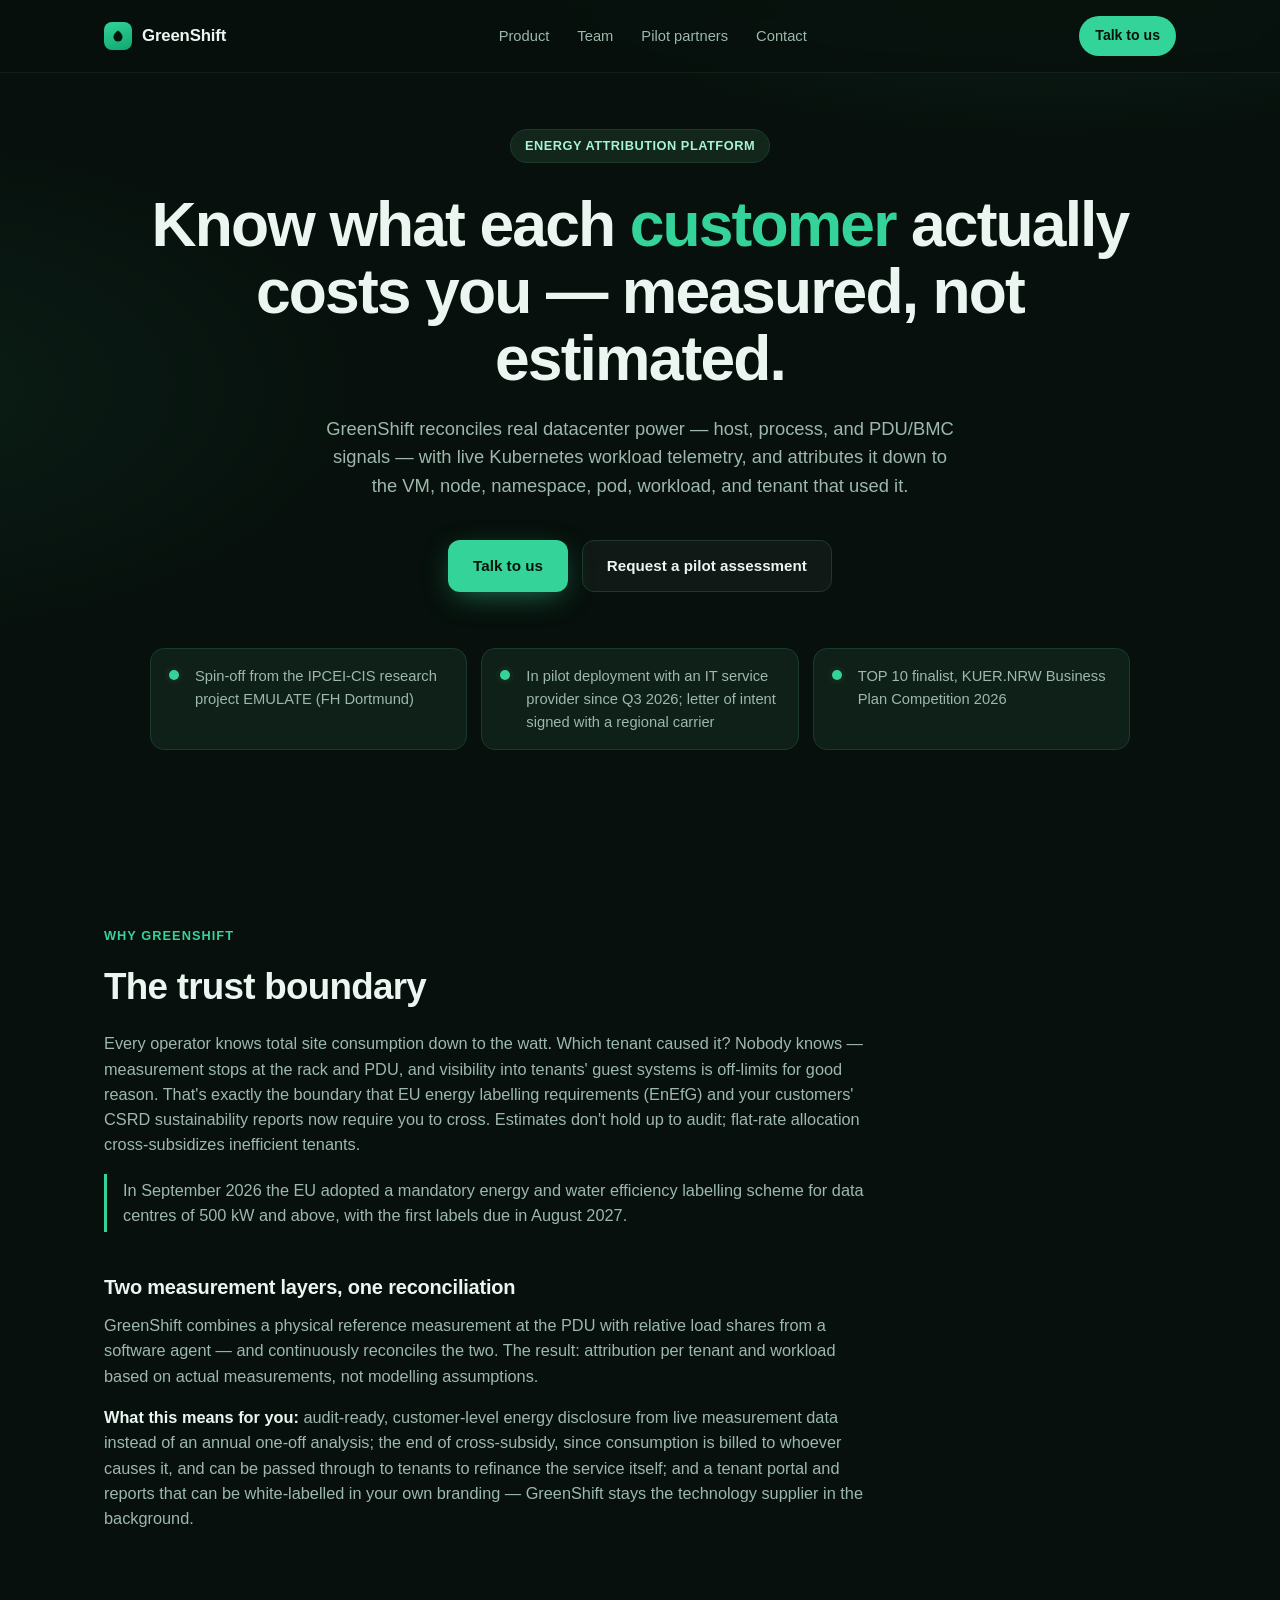
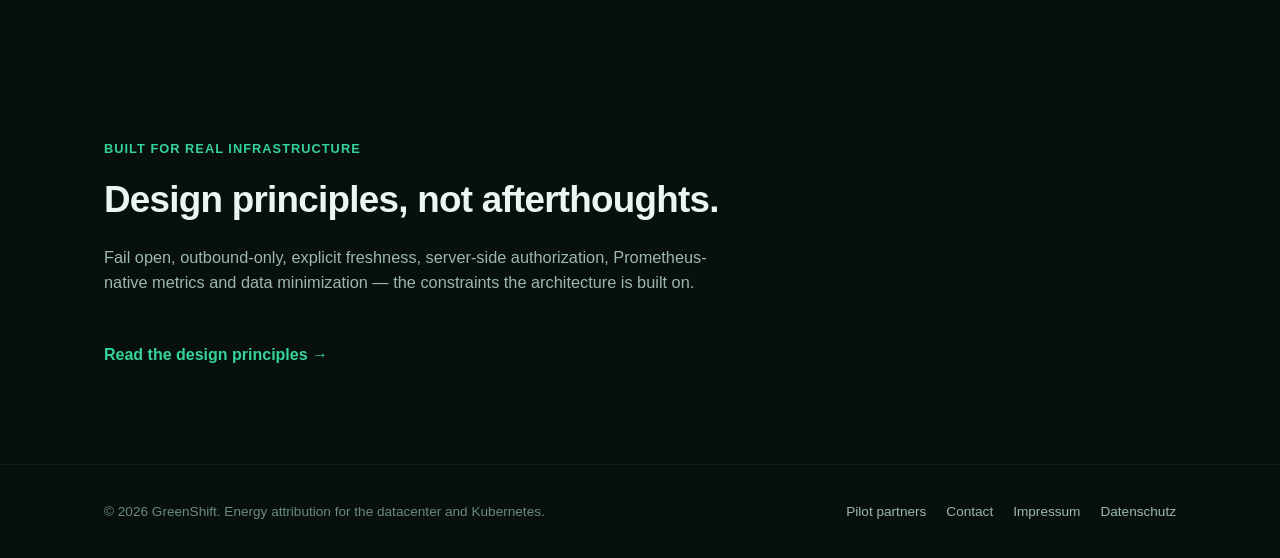
<file: index.html>
<!doctype html>
<html lang="en">
<head>
<meta charset="utf-8">
<meta name="viewport" content="width=device-width, initial-scale=1">
<title>GreenShift — Know what each customer actually costs you</title>
<meta name="description" content="GreenShift attributes datacenter energy to each tenant and workload from live measurement: a physical reference at the PDU, reconciled with relative load shares from a software agent.">
<link rel="icon" href="data:image/svg+xml,%3Csvg xmlns='http://www.w3.org/2000/svg' viewBox='0 0 32 32'%3E%3Crect width='32' height='32' rx='8' fill='%23081410'/%3E%3Cpath d='M16 5c6 4 9 8.5 9 13a9 9 0 1 1-18 0c0-4.5 3-9 9-13Z' fill='%2334d399'/%3E%3C/svg%3E">
<link rel="stylesheet" href="/site.css">
</head>
<body>

<header class="nav" lang="en">
  <div class="nav-inner">
    <a class="brand" href="/">
      <span class="brand-mark">
        <svg viewBox="0 0 32 32" fill="none" aria-hidden="true"><path d="M16 5c6 4 9 8.5 9 13a9 9 0 1 1-18 0c0-4.5 3-9 9-13Z" fill="#06140e"/></svg>
      </span>
      GreenShift
    </a>
    <nav class="nav-links" aria-label="Main">
      <a href="/product">Product</a>
      <a href="/team">Team</a>
      <a href="/pilot-partners">Pilot partners</a>
      <a href="/contact">Contact</a>
    </nav>
    <a class="nav-cta" href="/contact">Talk to us</a>
  </div>
</header>

<main>
  <section class="hero">
    <div class="wrap">
      <span class="eyebrow">Energy attribution platform</span>
      <h1>Know what each <span class="accent">customer</span> actually costs you — measured, not estimated.</h1>
      <p class="lead">
        GreenShift reconciles real datacenter power — host, process, and
        PDU/BMC signals — with live Kubernetes workload telemetry, and
        attributes it down to the VM, node, namespace, pod, workload, and
        tenant that used it.
      </p>
      <div class="hero-ctas">
        <a class="btn btn-primary" href="/contact">Talk to us</a>
        <a class="btn btn-ghost" href="/contact?interest=pilot">Request a pilot assessment</a>
      </div>

      <ul class="proof" aria-label="Proof points">
        <li>Spin-off from the IPCEI-CIS research project EMULATE (FH Dortmund)</li>
        <li>In pilot deployment with an IT service provider since Q3 2026; letter of intent signed with a regional carrier</li>
        <li>TOP 10 finalist, KUER.NRW Business Plan Competition 2026</li>
      </ul>
    </div>
  </section>

  <section id="trust-boundary">
    <div class="wrap prose">
      <div class="kicker">Why GreenShift</div>
      <h2>The trust boundary</h2>
      <p>Every operator knows total site consumption down to the watt. Which tenant caused it? Nobody knows — measurement stops at the rack and PDU, and visibility into tenants' guest systems is off-limits for good reason. That's exactly the boundary that EU energy labelling requirements (EnEfG) and your customers' CSRD sustainability reports now require you to cross. Estimates don't hold up to audit; flat-rate allocation cross-subsidizes inefficient tenants.</p>
      <p class="regulatory">In September 2026 the EU adopted a mandatory energy and water efficiency labelling scheme for data centres of 500 kW and above, with the first labels due in August 2027.</p>

      <h3>Two measurement layers, one reconciliation</h3>
      <p>GreenShift combines a physical reference measurement at the PDU with relative load shares from a software agent — and continuously reconciles the two. The result: attribution per tenant and workload based on actual measurements, not modelling assumptions.</p>
      <p><strong>What this means for you:</strong> audit-ready, customer-level energy disclosure from live measurement data instead of an annual one-off analysis; the end of cross-subsidy, since consumption is billed to whoever causes it, and can be passed through to tenants to refinance the service itself; and a tenant portal and reports that can be white-labelled in your own branding — GreenShift stays the technology supplier in the background.</p>
    </div>
  </section>

  <section id="principles">
    <div class="wrap">
      <div class="kicker">Built for real infrastructure</div>
      <h2>Design principles, not afterthoughts.</h2>
      <p class="section-lead">
        Fail open, outbound-only, explicit freshness, server-side
        authorization, Prometheus-native metrics and data minimization —
        the constraints the architecture is built on.
      </p>
      <a class="text-link" href="/product">Read the design principles &rarr;</a>
    </div>
  </section>
</main>

<footer lang="en">
  <div class="wrap">
    <span>© 2026 GreenShift. Energy attribution for the datacenter and Kubernetes.</span>
    <nav class="footer-links" aria-label="Site">
      <a href="/pilot-partners">Pilot partners</a>
      <a href="/contact">Contact</a>
      <a href="/impressum" lang="de">Impressum</a>
      <a href="/datenschutz" lang="de">Datenschutz</a>
    </nav>
  </div>
</footer>

</body>
</html>
</file>
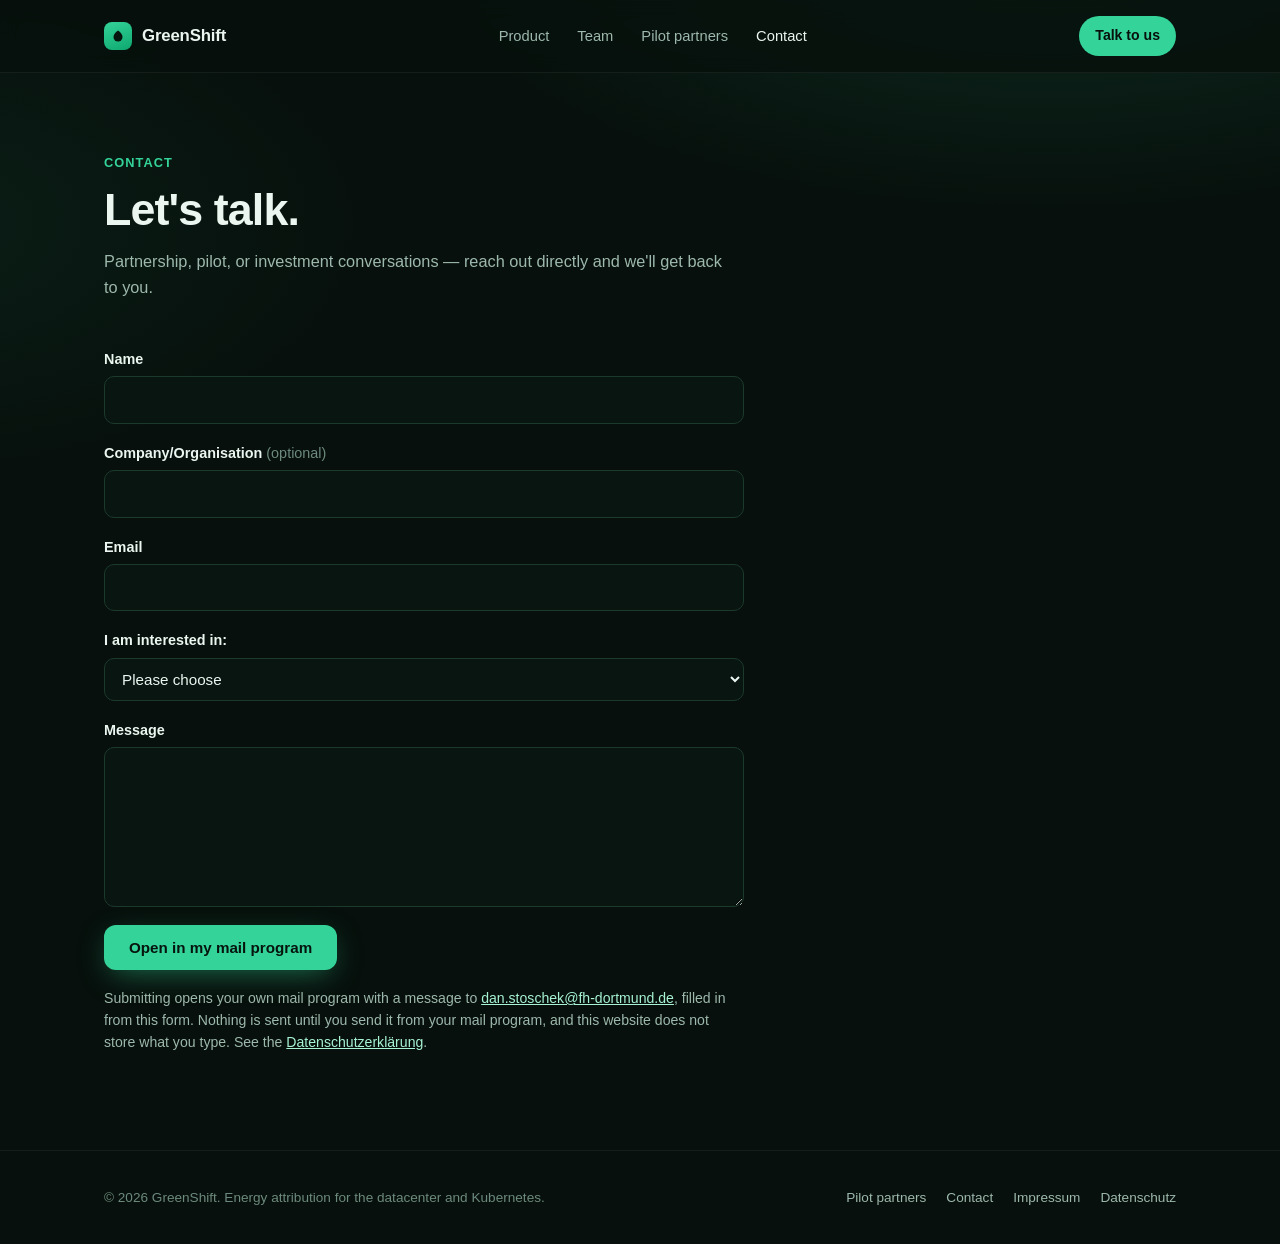
<file: contact.html>
<!doctype html>
<html lang="en">
<head>
<meta charset="utf-8">
<meta name="viewport" content="width=device-width, initial-scale=1">
<title>Contact — GreenShift</title>
<meta name="description" content="Talk to GreenShift about a pilot, an investment, or anything else.">
<link rel="icon" href="data:image/svg+xml,%3Csvg xmlns='http://www.w3.org/2000/svg' viewBox='0 0 32 32'%3E%3Crect width='32' height='32' rx='8' fill='%23081410'/%3E%3Cpath d='M16 5c6 4 9 8.5 9 13a9 9 0 1 1-18 0c0-4.5 3-9 9-13Z' fill='%2334d399'/%3E%3C/svg%3E">
<link rel="stylesheet" href="/site.css">
</head>
<body>

<header class="nav" lang="en">
  <div class="nav-inner">
    <a class="brand" href="/">
      <span class="brand-mark">
        <svg viewBox="0 0 32 32" fill="none" aria-hidden="true"><path d="M16 5c6 4 9 8.5 9 13a9 9 0 1 1-18 0c0-4.5 3-9 9-13Z" fill="#06140e"/></svg>
      </span>
      GreenShift
    </a>
    <nav class="nav-links" aria-label="Main">
      <a href="/product">Product</a>
      <a href="/team">Team</a>
      <a href="/pilot-partners">Pilot partners</a>
      <a href="/contact" aria-current="page">Contact</a>
    </nav>
    <a class="nav-cta" href="/contact">Talk to us</a>
  </div>
</header>

<main>
  <section id="contact" class="page-top">
    <div class="wrap">
      <div class="kicker">Contact</div>
      <h1>Let's talk.</h1>
      <p class="section-lead">Partnership, pilot, or investment conversations — reach out directly and we'll get back to you.</p>

      <form id="contact-form" class="contact-form" action="mailto:dan.stoschek@fh-dortmund.de" method="post" enctype="text/plain">
        <div class="field">
          <label for="name">Name</label>
          <input id="name" name="name" type="text" autocomplete="name" maxlength="200" required>
        </div>
        <div class="field">
          <label for="company">Company/Organisation <span class="opt">(optional)</span></label>
          <input id="company" name="company" type="text" autocomplete="organization" maxlength="200">
        </div>
        <div class="field">
          <label for="email">Email</label>
          <input id="email" name="email" type="email" autocomplete="email" maxlength="254" required>
        </div>
        <div class="field">
          <label for="interest">I am interested in:</label>
          <select id="interest" name="interest">
            <option value="">Please choose</option>
            <option value="pilot">Pilot</option>
            <option value="investment">Investment</option>
            <option value="other">Other</option>
          </select>
        </div>
        <div class="field">
          <label for="message">Message</label>
          <textarea id="message" name="message" maxlength="4000" required></textarea>
        </div>
        <button class="btn btn-primary" type="submit">Open in my mail program</button>
        <p class="form-note">
          Submitting opens your own mail program with a message to
          <a href="mailto:dan.stoschek@fh-dortmund.de">dan.stoschek@fh-dortmund.de</a>,
          filled in from this form. Nothing is sent until you send it from your
          mail program, and this website does not store what you type. See the
          <a href="/datenschutz" lang="de">Datenschutzerklärung</a>.
        </p>
      </form>
    </div>
  </section>
</main>

<footer lang="en">
  <div class="wrap">
    <span>© 2026 GreenShift. Energy attribution for the datacenter and Kubernetes.</span>
    <nav class="footer-links" aria-label="Site">
      <a href="/pilot-partners">Pilot partners</a>
      <a href="/contact">Contact</a>
      <a href="/impressum" lang="de">Impressum</a>
      <a href="/datenschutz" lang="de">Datenschutz</a>
    </nav>
  </div>
</footer>
<script>
(function () {
  "use strict";
  // The only recipient. User input goes into the subject and body only,
  // each URL-encoded, so it can never add a recipient or a header.
  var RECIPIENT = "dan.stoschek@fh-dortmund.de";
  var INTERESTS = { pilot: "Pilot", investment: "Investment", other: "Other" };
  var form = document.getElementById("contact-form");
  var interest = document.getElementById("interest");

  // /contact?interest=pilot|investment|other pre-selects the dropdown;
  // any other value is ignored.
  var wanted = new URLSearchParams(window.location.search).get("interest");
  if (wanted !== null) {
    wanted = wanted.toLowerCase();
    if (Object.prototype.hasOwnProperty.call(INTERESTS, wanted)) {
      interest.value = wanted;
    }
  }

  function value(id) {
    return document.getElementById(id).value.trim();
  }

  form.addEventListener("submit", function (event) {
    event.preventDefault();
    if (!form.reportValidity()) {
      return;
    }
    var topic = INTERESTS[interest.value] || "Not specified";
    var subject = ("GreenShift enquiry (" + topic + "): " + value("name"))
      .replace(/[\r\n]+/g, " ");
    var body = [
      "Name: " + value("name"),
      "Company/Organisation: " + value("company"),
      "Email: " + value("email"),
      "I am interested in: " + topic,
      "",
      value("message")
    ].join("\n").replace(/\r?\n/g, "\r\n");
    window.location.href = "mailto:" + RECIPIENT +
      "?subject=" + encodeURIComponent(subject) +
      "&body=" + encodeURIComponent(body);
  });
})();
</script>
</body>
</html>
</file>
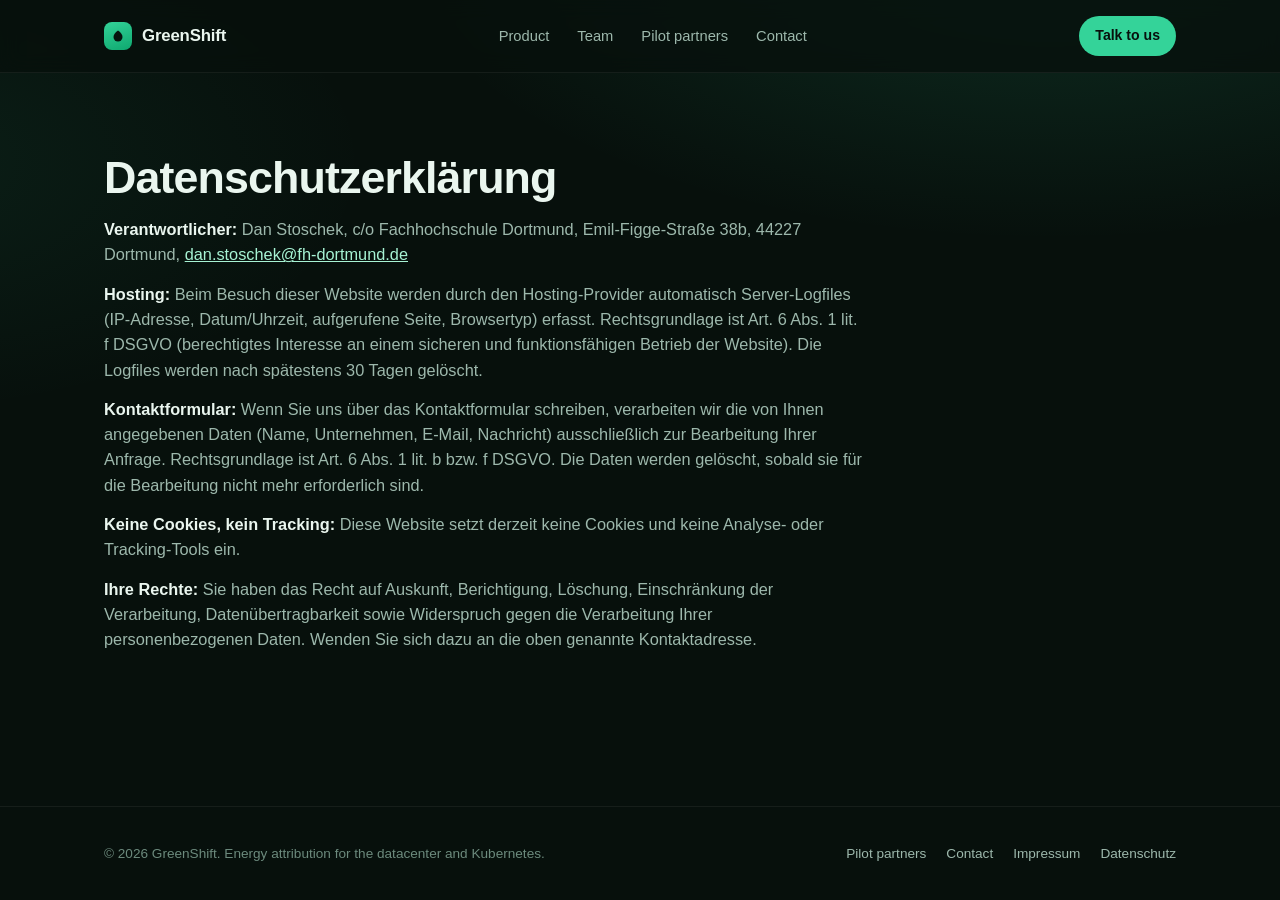
<file: datenschutz.html>
<!doctype html>
<html lang="de">
<head>
<meta charset="utf-8">
<meta name="viewport" content="width=device-width, initial-scale=1">
<title>Datenschutzerklärung — GreenShift</title>
<meta name="description" content="Datenschutzerklärung von GreenShift.">
<link rel="icon" href="data:image/svg+xml,%3Csvg xmlns='http://www.w3.org/2000/svg' viewBox='0 0 32 32'%3E%3Crect width='32' height='32' rx='8' fill='%23081410'/%3E%3Cpath d='M16 5c6 4 9 8.5 9 13a9 9 0 1 1-18 0c0-4.5 3-9 9-13Z' fill='%2334d399'/%3E%3C/svg%3E">
<link rel="stylesheet" href="/site.css">
</head>
<body>

<header class="nav" lang="en">
  <div class="nav-inner">
    <a class="brand" href="/">
      <span class="brand-mark">
        <svg viewBox="0 0 32 32" fill="none" aria-hidden="true"><path d="M16 5c6 4 9 8.5 9 13a9 9 0 1 1-18 0c0-4.5 3-9 9-13Z" fill="#06140e"/></svg>
      </span>
      GreenShift
    </a>
    <nav class="nav-links" aria-label="Main">
      <a href="/product">Product</a>
      <a href="/team">Team</a>
      <a href="/pilot-partners">Pilot partners</a>
      <a href="/contact">Contact</a>
    </nav>
    <a class="nav-cta" href="/contact">Talk to us</a>
  </div>
</header>

<main>
  <section id="datenschutz" class="page-top">
    <div class="wrap prose legal">
      <h1>Datenschutzerklärung</h1>
      <p><strong>Verantwortlicher:</strong> Dan Stoschek, c/o Fachhochschule Dortmund, Emil-Figge-Straße 38b, 44227 Dortmund, <a href="mailto:dan.stoschek@fh-dortmund.de">dan.stoschek@fh-dortmund.de</a></p>
      <p><strong>Hosting:</strong> Beim Besuch dieser Website werden durch den Hosting-Provider automatisch Server-Logfiles (IP-Adresse, Datum/Uhrzeit, aufgerufene Seite, Browsertyp) erfasst. Rechtsgrundlage ist Art. 6 Abs. 1 lit. f DSGVO (berechtigtes Interesse an einem sicheren und funktionsfähigen Betrieb der Website). Die Logfiles werden nach spätestens 30 Tagen gelöscht.</p>
      <p><strong>Kontaktformular:</strong> Wenn Sie uns über das Kontaktformular schreiben, verarbeiten wir die von Ihnen angegebenen Daten (Name, Unternehmen, E-Mail, Nachricht) ausschließlich zur Bearbeitung Ihrer Anfrage. Rechtsgrundlage ist Art. 6 Abs. 1 lit. b bzw. f DSGVO. Die Daten werden gelöscht, sobald sie für die Bearbeitung nicht mehr erforderlich sind.</p>
      <p><strong>Keine Cookies, kein Tracking:</strong> Diese Website setzt derzeit keine Cookies und keine Analyse- oder Tracking-Tools ein.</p>
      <p><strong>Ihre Rechte:</strong> Sie haben das Recht auf Auskunft, Berichtigung, Löschung, Einschränkung der Verarbeitung, Datenübertragbarkeit sowie Widerspruch gegen die Verarbeitung Ihrer personenbezogenen Daten. Wenden Sie sich dazu an die oben genannte Kontaktadresse.</p>
    </div>
  </section>
</main>

<footer lang="en">
  <div class="wrap">
    <span>© 2026 GreenShift. Energy attribution for the datacenter and Kubernetes.</span>
    <nav class="footer-links" aria-label="Site">
      <a href="/pilot-partners">Pilot partners</a>
      <a href="/contact">Contact</a>
      <a href="/impressum" lang="de">Impressum</a>
      <a href="/datenschutz" lang="de">Datenschutz</a>
    </nav>
  </div>
</footer>

</body>
</html>
</file>
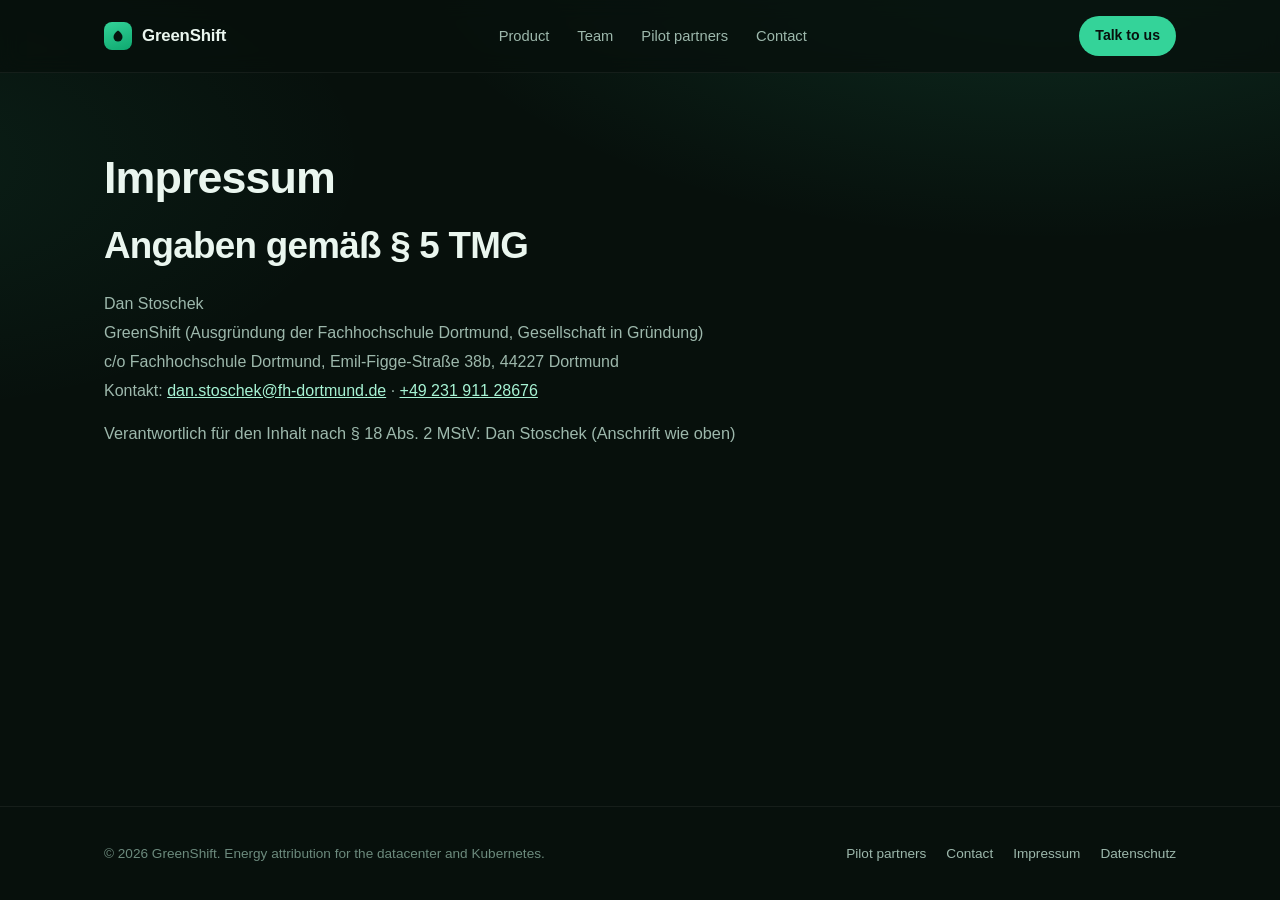
<file: impressum.html>
<!doctype html>
<html lang="de">
<head>
<meta charset="utf-8">
<meta name="viewport" content="width=device-width, initial-scale=1">
<title>Impressum — GreenShift</title>
<meta name="description" content="Impressum von GreenShift.">
<link rel="icon" href="data:image/svg+xml,%3Csvg xmlns='http://www.w3.org/2000/svg' viewBox='0 0 32 32'%3E%3Crect width='32' height='32' rx='8' fill='%23081410'/%3E%3Cpath d='M16 5c6 4 9 8.5 9 13a9 9 0 1 1-18 0c0-4.5 3-9 9-13Z' fill='%2334d399'/%3E%3C/svg%3E">
<link rel="stylesheet" href="/site.css">
</head>
<body>

<header class="nav" lang="en">
  <div class="nav-inner">
    <a class="brand" href="/">
      <span class="brand-mark">
        <svg viewBox="0 0 32 32" fill="none" aria-hidden="true"><path d="M16 5c6 4 9 8.5 9 13a9 9 0 1 1-18 0c0-4.5 3-9 9-13Z" fill="#06140e"/></svg>
      </span>
      GreenShift
    </a>
    <nav class="nav-links" aria-label="Main">
      <a href="/product">Product</a>
      <a href="/team">Team</a>
      <a href="/pilot-partners">Pilot partners</a>
      <a href="/contact">Contact</a>
    </nav>
    <a class="nav-cta" href="/contact">Talk to us</a>
  </div>
</header>

<main>
  <section id="impressum" class="page-top">
    <div class="wrap prose legal">
      <h1>Impressum</h1>
      <h2>Angaben gemäß § 5 TMG</h2>
      <address>
        Dan Stoschek<br>
        GreenShift (Ausgründung der Fachhochschule Dortmund, Gesellschaft in Gründung)<br>
        c/o Fachhochschule Dortmund, Emil-Figge-Straße 38b, 44227 Dortmund<br>
        Kontakt: <a href="mailto:dan.stoschek@fh-dortmund.de">dan.stoschek@fh-dortmund.de</a> · <a href="tel:+4923191128676">+49 231 911 28676</a>
      </address>
      <p>Verantwortlich für den Inhalt nach § 18 Abs. 2 MStV: Dan Stoschek (Anschrift wie oben)</p>
    </div>
  </section>
</main>

<footer lang="en">
  <div class="wrap">
    <span>© 2026 GreenShift. Energy attribution for the datacenter and Kubernetes.</span>
    <nav class="footer-links" aria-label="Site">
      <a href="/pilot-partners">Pilot partners</a>
      <a href="/contact">Contact</a>
      <a href="/impressum" lang="de">Impressum</a>
      <a href="/datenschutz" lang="de">Datenschutz</a>
    </nav>
  </div>
</footer>

</body>
</html>
</file>
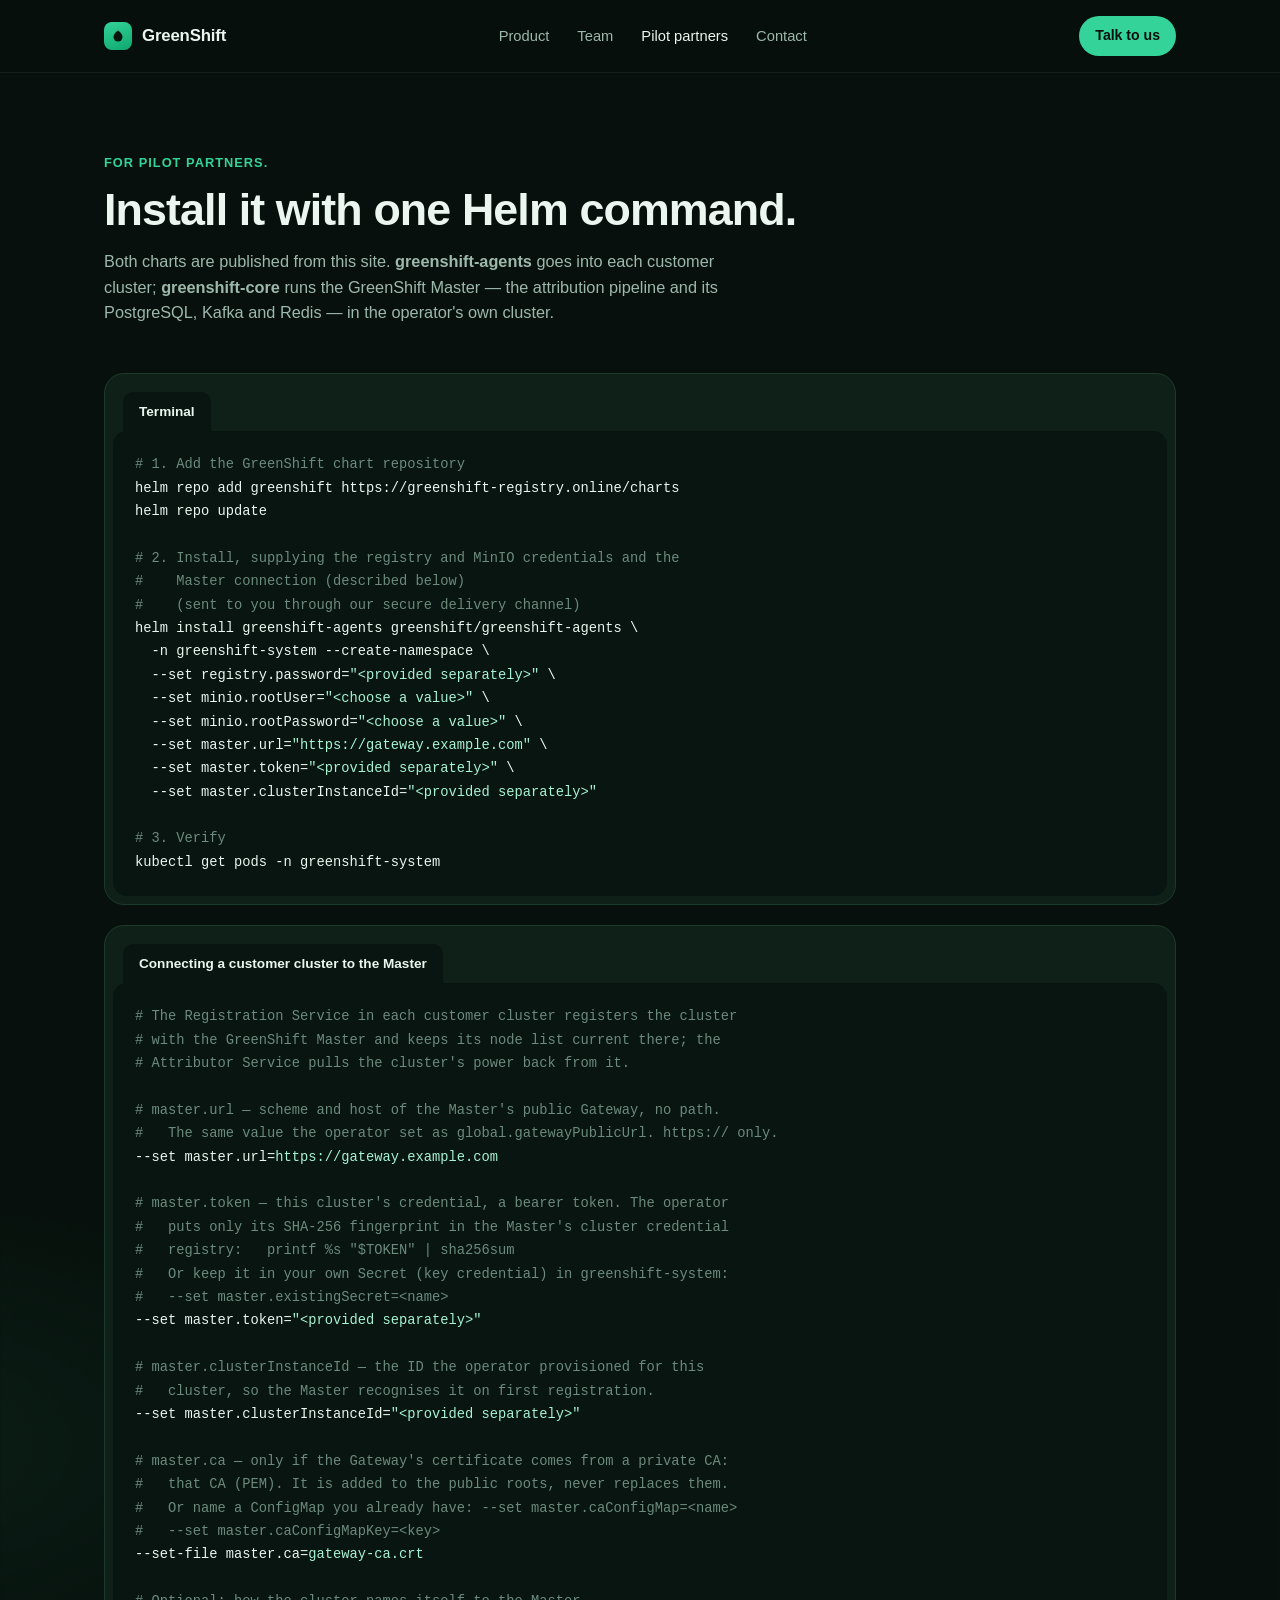
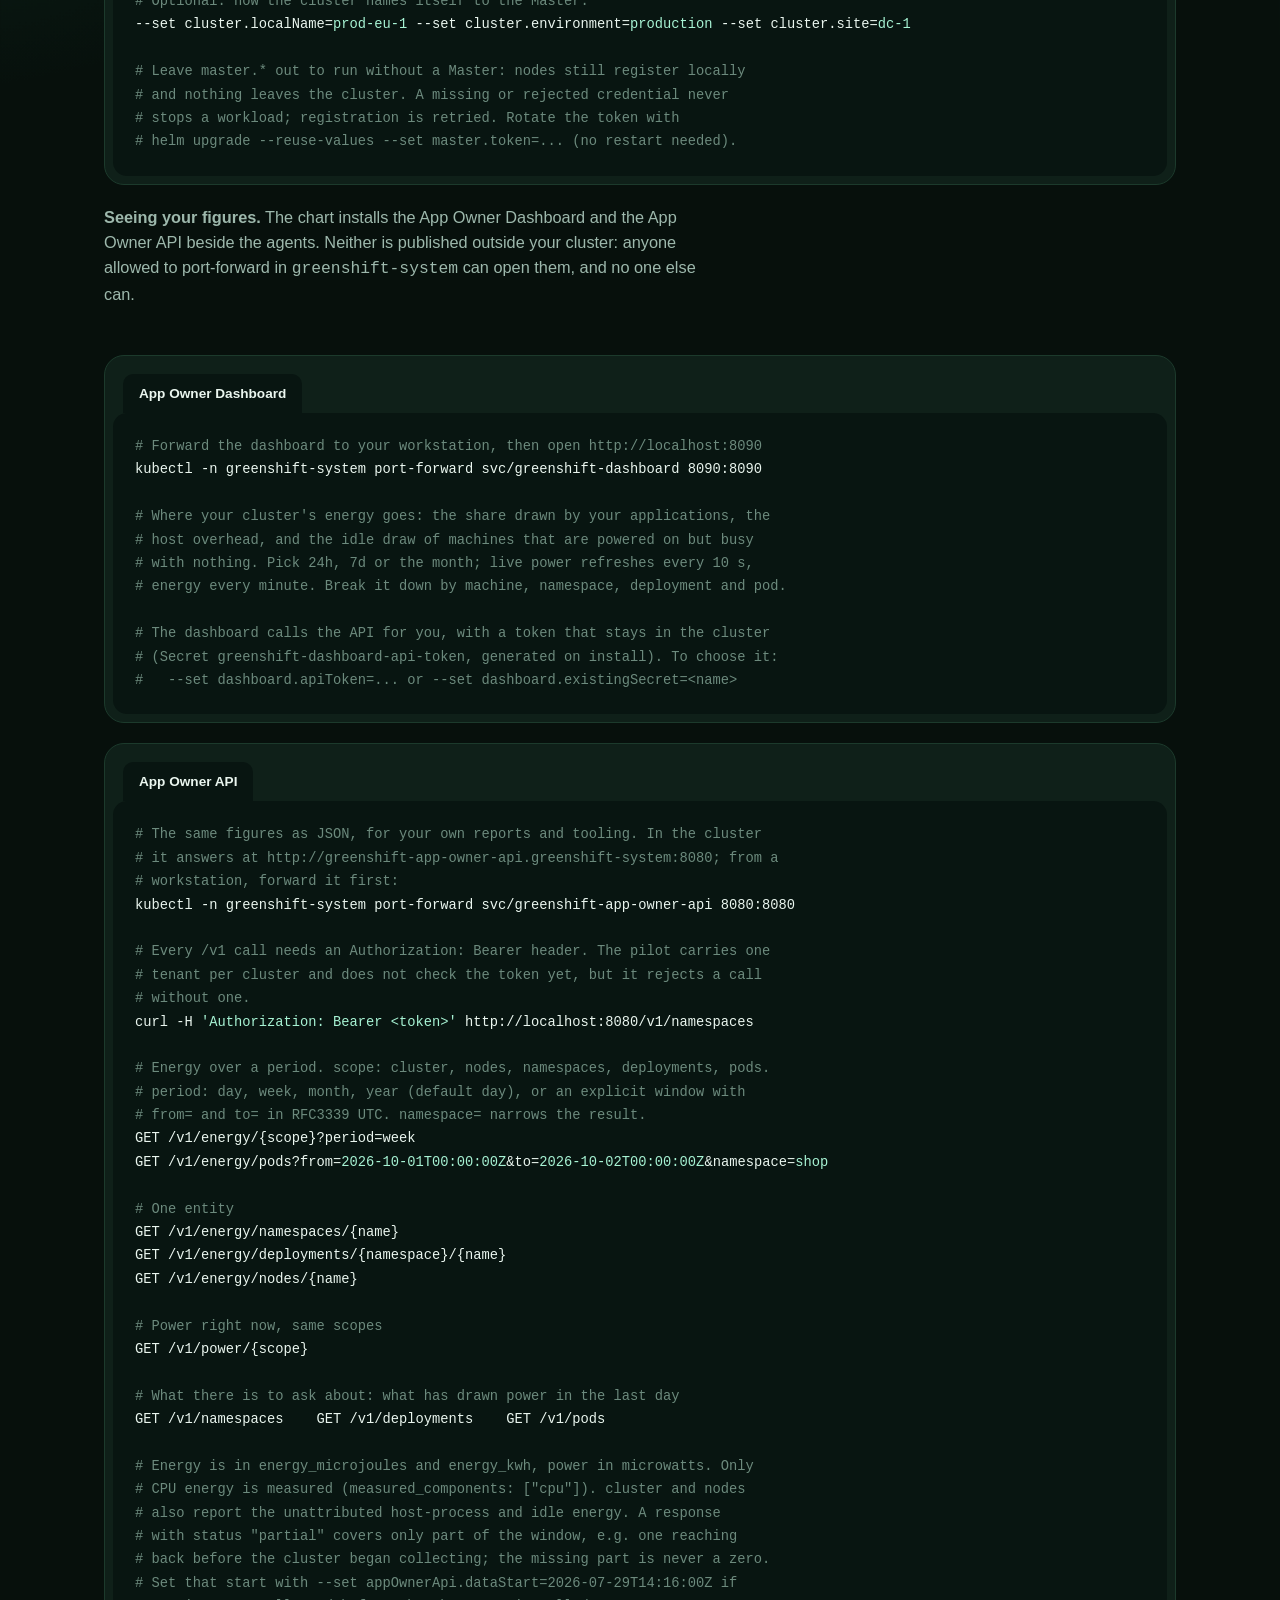
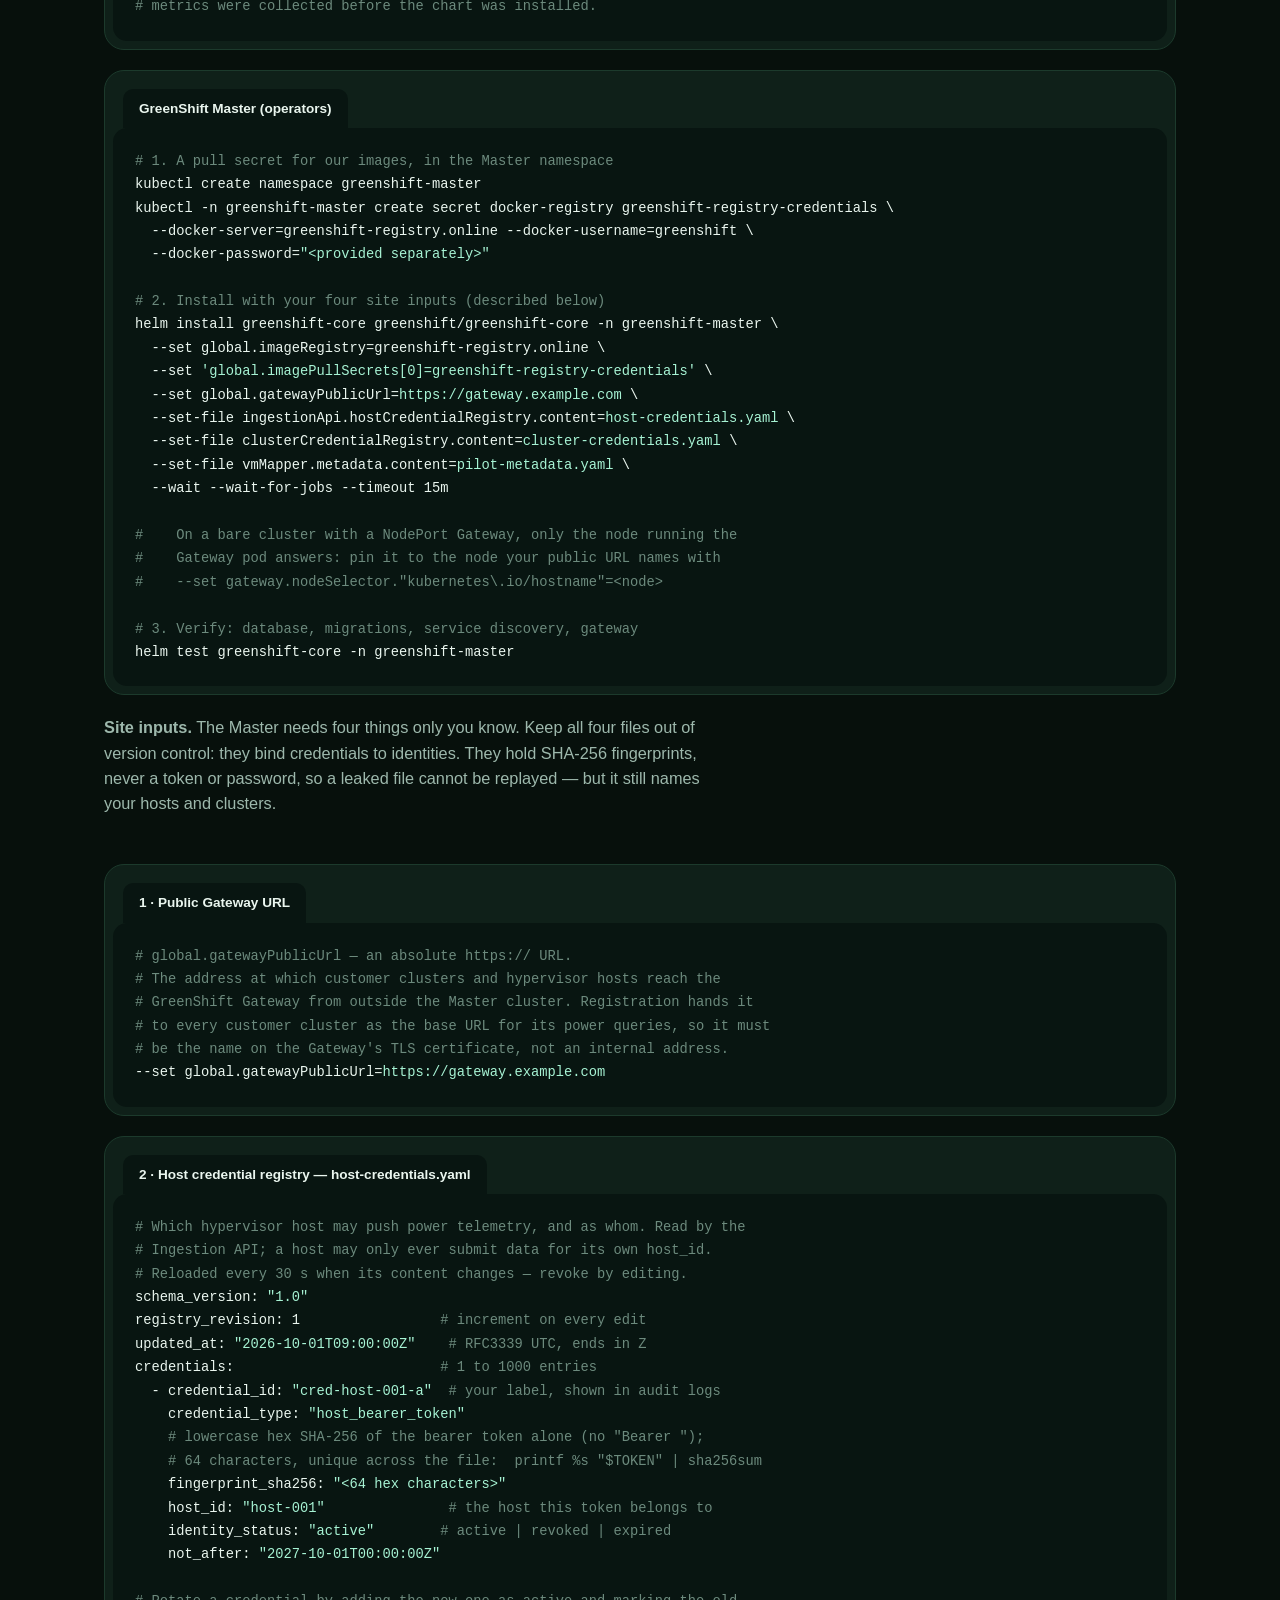
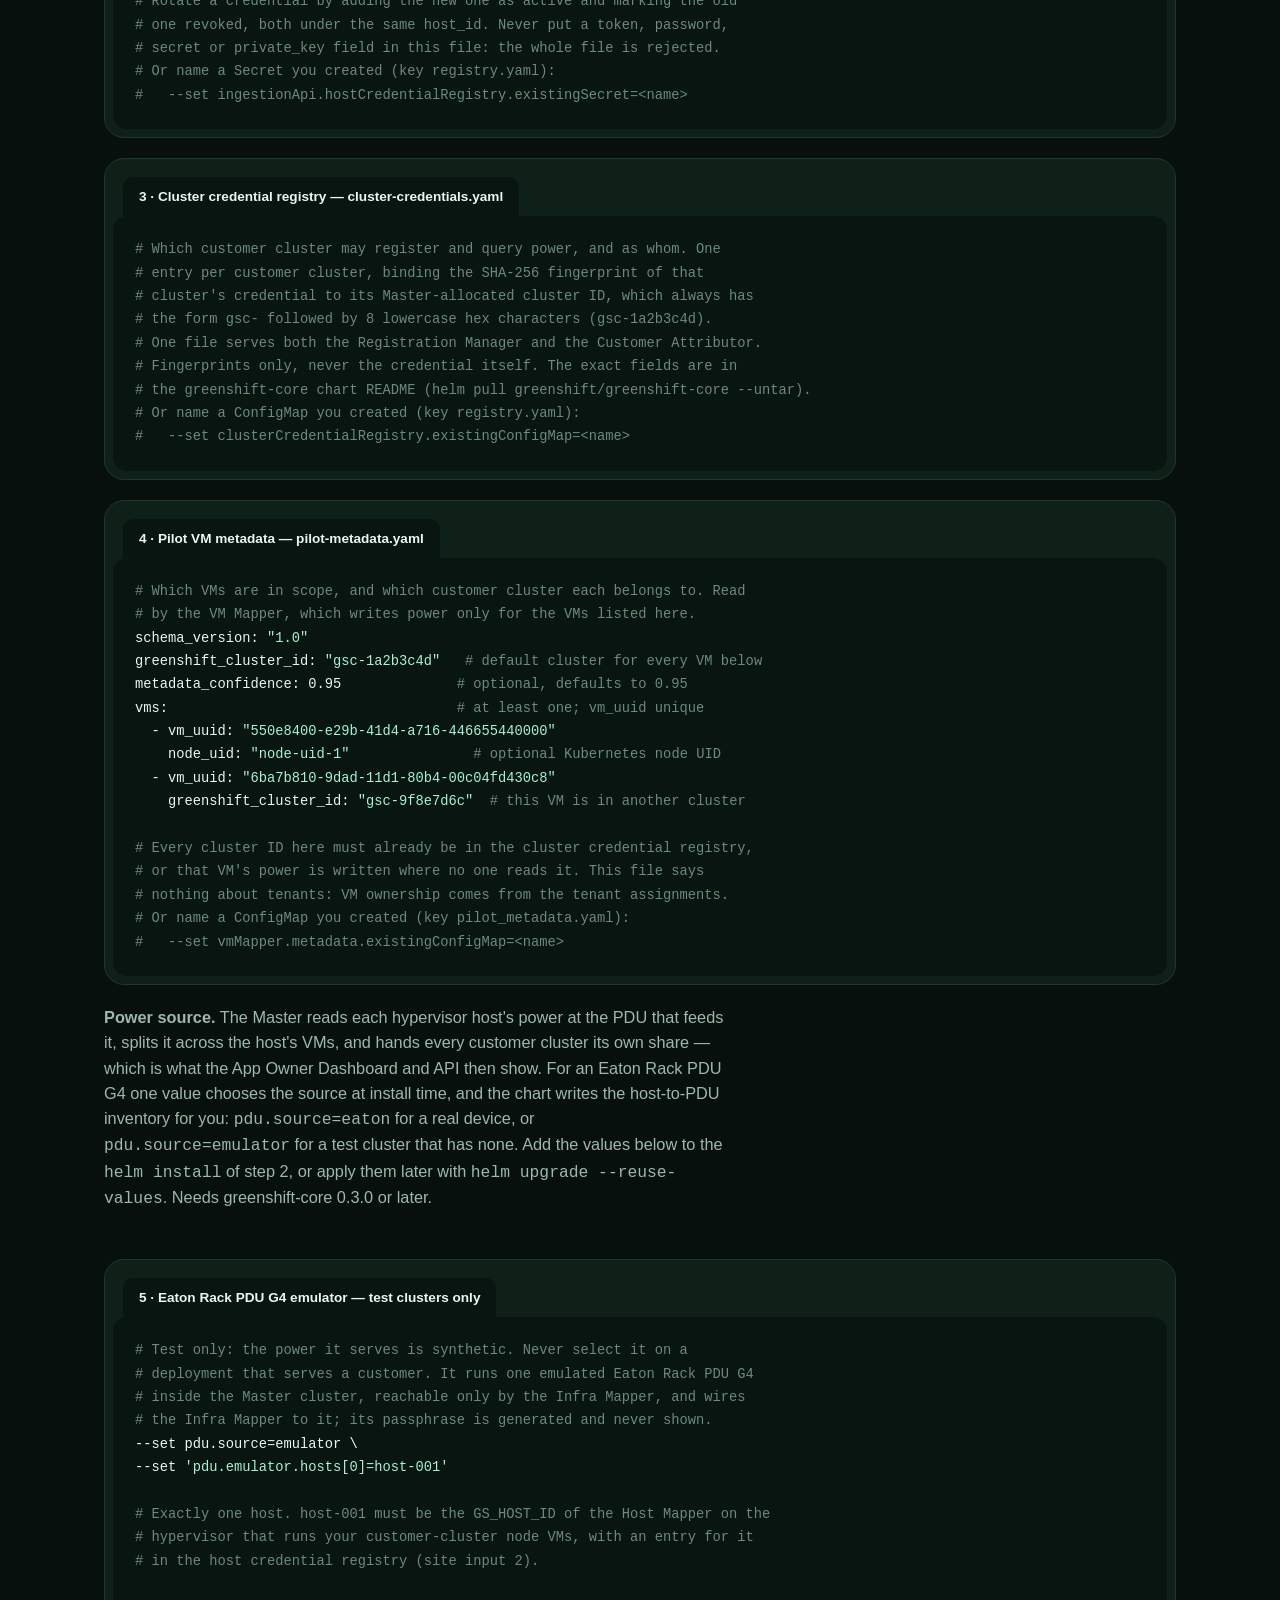
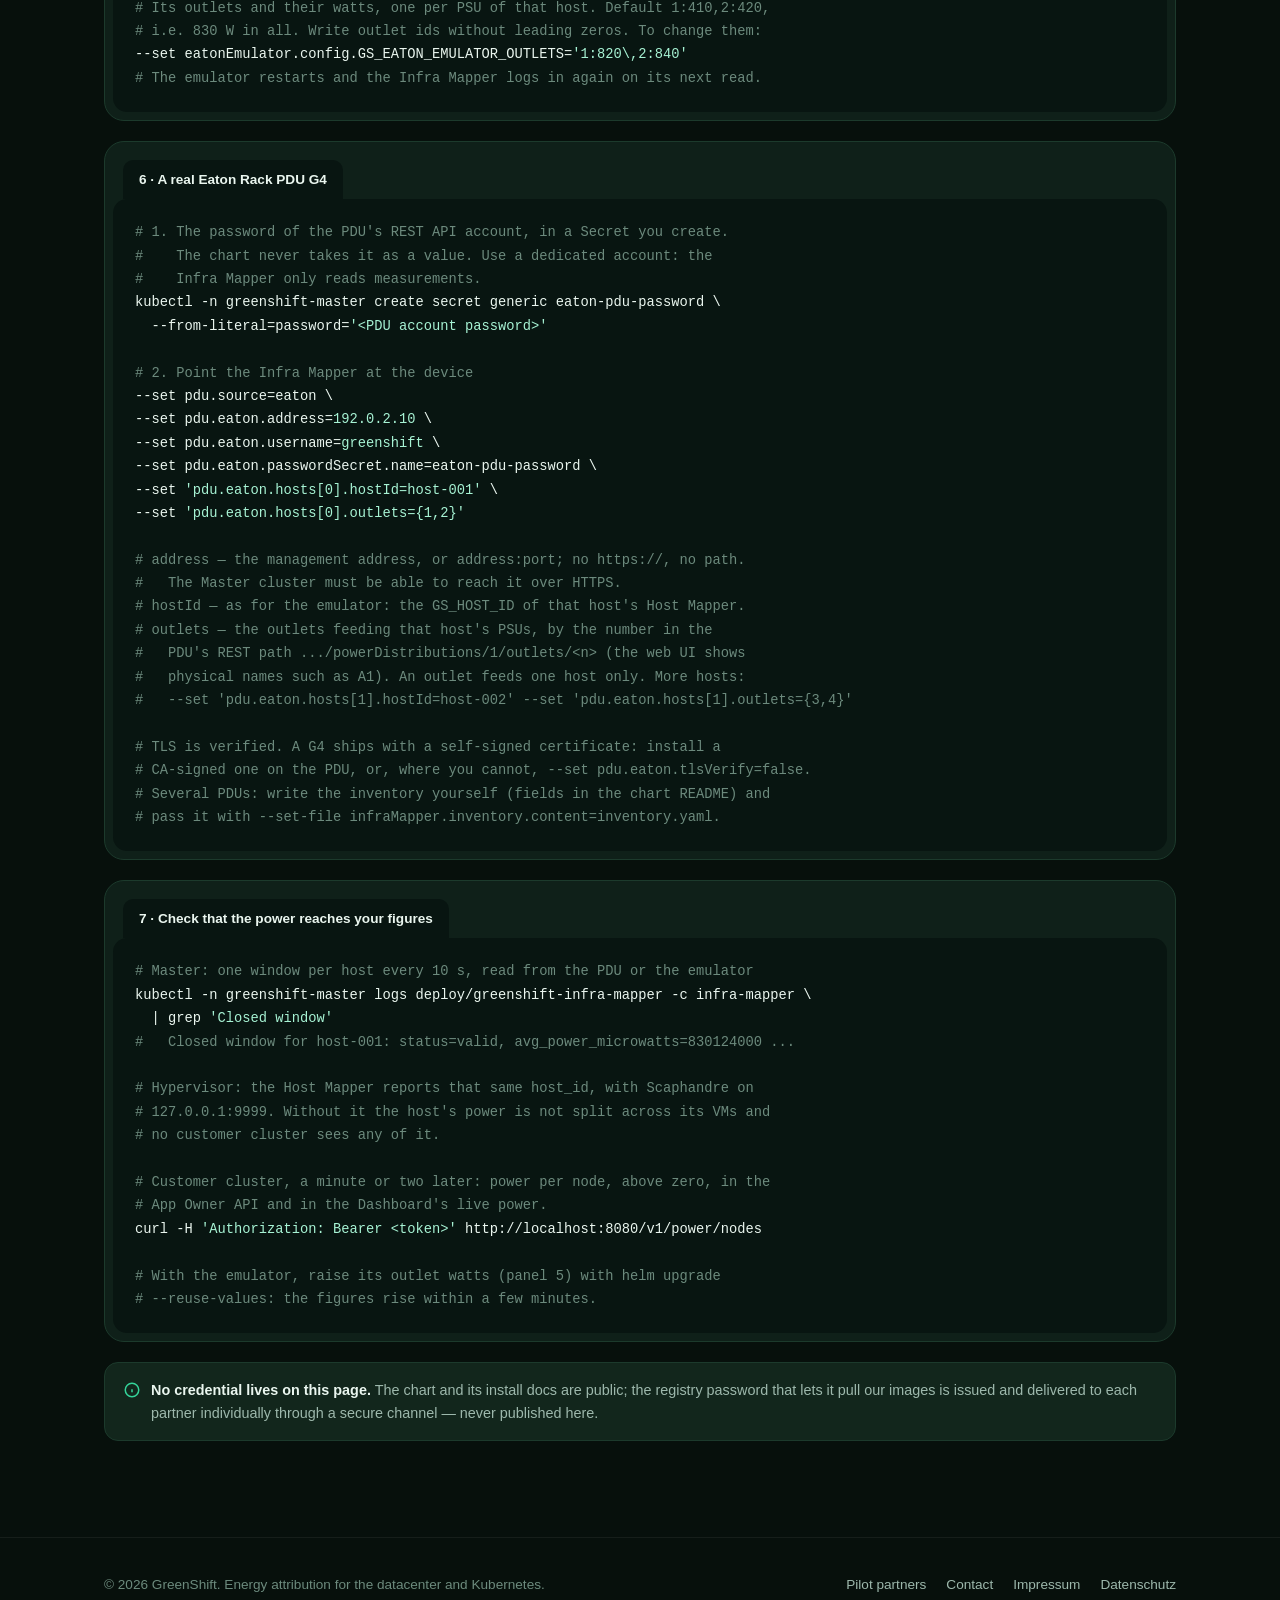
<file: pilot-partners.html>
<!doctype html>
<html lang="en">
<head>
<meta charset="utf-8">
<meta name="viewport" content="width=device-width, initial-scale=1">
<title>Pilot partners — GreenShift</title>
<meta name="description" content="Install GreenShift with Helm: the greenshift-agents chart for customer clusters and the greenshift-core chart for the GreenShift Master, then read your figures through the App Owner Dashboard and API.">
<link rel="icon" href="data:image/svg+xml,%3Csvg xmlns='http://www.w3.org/2000/svg' viewBox='0 0 32 32'%3E%3Crect width='32' height='32' rx='8' fill='%23081410'/%3E%3Cpath d='M16 5c6 4 9 8.5 9 13a9 9 0 1 1-18 0c0-4.5 3-9 9-13Z' fill='%2334d399'/%3E%3C/svg%3E">
<link rel="stylesheet" href="/site.css">
</head>
<body>

<header class="nav" lang="en">
  <div class="nav-inner">
    <a class="brand" href="/">
      <span class="brand-mark">
        <svg viewBox="0 0 32 32" fill="none" aria-hidden="true"><path d="M16 5c6 4 9 8.5 9 13a9 9 0 1 1-18 0c0-4.5 3-9 9-13Z" fill="#06140e"/></svg>
      </span>
      GreenShift
    </a>
    <nav class="nav-links" aria-label="Main">
      <a href="/product">Product</a>
      <a href="/team">Team</a>
      <a href="/pilot-partners" aria-current="page">Pilot partners</a>
      <a href="/contact">Contact</a>
    </nav>
    <a class="nav-cta" href="/contact">Talk to us</a>
  </div>
</header>

<main>
  <section id="install" class="page-top">
    <div class="wrap">
      <div class="kicker">For pilot partners.</div>
      <h1>Install it with one Helm command.</h1>
      <p class="section-lead">
        Both charts are published from this site. <strong>greenshift-agents</strong>
        goes into each customer cluster; <strong>greenshift-core</strong> runs the
        GreenShift Master &mdash; the attribution pipeline and its PostgreSQL,
        Kafka and Redis &mdash; in the operator's own cluster.
      </p>

      <div class="install-panel">
        <div class="install-tabs">
          <span class="install-tab active">Terminal</span>
        </div>
        <pre class="code"><span class="c"># 1. Add the GreenShift chart repository</span>
helm repo add greenshift https://greenshift-registry.online/charts
helm repo update

<span class="c"># 2. Install, supplying the registry and MinIO credentials and the</span>
<span class="c">#    Master connection (described below)</span>
<span class="c">#    (sent to you through our secure delivery channel)</span>
helm install greenshift-agents greenshift/greenshift-agents \
  -n greenshift-system --create-namespace \
  --set registry.password=<span class="s">"&lt;provided separately&gt;"</span> \
  --set minio.rootUser=<span class="s">"&lt;choose a value&gt;"</span> \
  --set minio.rootPassword=<span class="s">"&lt;choose a value&gt;"</span> \
  --set master.url=<span class="s">"https://gateway.example.com"</span> \
  --set master.token=<span class="s">"&lt;provided separately&gt;"</span> \
  --set master.clusterInstanceId=<span class="s">"&lt;provided separately&gt;"</span>

<span class="c"># 3. Verify</span>
kubectl get pods -n greenshift-system</pre>
      </div>

      <div class="install-panel">
        <div class="install-tabs">
          <span class="install-tab active">Connecting a customer cluster to the Master</span>
        </div>
        <pre class="code"><span class="c"># The Registration Service in each customer cluster registers the cluster</span>
<span class="c"># with the GreenShift Master and keeps its node list current there; the</span>
<span class="c"># Attributor Service pulls the cluster's power back from it.</span>

<span class="c"># master.url &mdash; scheme and host of the Master's public Gateway, no path.</span>
<span class="c">#   The same value the operator set as global.gatewayPublicUrl. https:// only.</span>
--set master.url=<span class="s">https://gateway.example.com</span>

<span class="c"># master.token &mdash; this cluster's credential, a bearer token. The operator</span>
<span class="c">#   puts only its SHA-256 fingerprint in the Master's cluster credential</span>
<span class="c">#   registry:   printf %s "$TOKEN" | sha256sum</span>
<span class="c">#   Or keep it in your own Secret (key credential) in greenshift-system:</span>
<span class="c">#   --set master.existingSecret=&lt;name&gt;</span>
--set master.token=<span class="s">"&lt;provided separately&gt;"</span>

<span class="c"># master.clusterInstanceId &mdash; the ID the operator provisioned for this</span>
<span class="c">#   cluster, so the Master recognises it on first registration.</span>
--set master.clusterInstanceId=<span class="s">"&lt;provided separately&gt;"</span>

<span class="c"># master.ca &mdash; only if the Gateway's certificate comes from a private CA:</span>
<span class="c">#   that CA (PEM). It is added to the public roots, never replaces them.</span>
<span class="c">#   Or name a ConfigMap you already have: --set master.caConfigMap=&lt;name&gt;</span>
<span class="c">#   --set master.caConfigMapKey=&lt;key&gt;</span>
--set-file master.ca=<span class="s">gateway-ca.crt</span>

<span class="c"># Optional: how the cluster names itself to the Master.</span>
--set cluster.localName=<span class="s">prod-eu-1</span> --set cluster.environment=<span class="s">production</span> --set cluster.site=<span class="s">dc-1</span>

<span class="c"># Leave master.* out to run without a Master: nodes still register locally</span>
<span class="c"># and nothing leaves the cluster. A missing or rejected credential never</span>
<span class="c"># stops a workload; registration is retried. Rotate the token with</span>
<span class="c"># helm upgrade --reuse-values --set master.token=... (no restart needed).</span></pre>
      </div>

      <p class="section-lead">
        <strong>Seeing your figures.</strong> The chart installs the App Owner
        Dashboard and the App Owner API beside the agents. Neither is published
        outside your cluster: anyone allowed to port-forward in
        <code>greenshift-system</code> can open them, and no one else can.
      </p>

      <div class="install-panel">
        <div class="install-tabs">
          <span class="install-tab active">App Owner Dashboard</span>
        </div>
        <pre class="code"><span class="c"># Forward the dashboard to your workstation, then open http://localhost:8090</span>
kubectl -n greenshift-system port-forward svc/greenshift-dashboard 8090:8090

<span class="c"># Where your cluster's energy goes: the share drawn by your applications, the</span>
<span class="c"># host overhead, and the idle draw of machines that are powered on but busy</span>
<span class="c"># with nothing. Pick 24h, 7d or the month; live power refreshes every 10 s,</span>
<span class="c"># energy every minute. Break it down by machine, namespace, deployment and pod.</span>

<span class="c"># The dashboard calls the API for you, with a token that stays in the cluster</span>
<span class="c"># (Secret greenshift-dashboard-api-token, generated on install). To choose it:</span>
<span class="c">#   --set dashboard.apiToken=... or --set dashboard.existingSecret=&lt;name&gt;</span></pre>
      </div>

      <div class="install-panel">
        <div class="install-tabs">
          <span class="install-tab active">App Owner API</span>
        </div>
        <pre class="code"><span class="c"># The same figures as JSON, for your own reports and tooling. In the cluster</span>
<span class="c"># it answers at http://greenshift-app-owner-api.greenshift-system:8080; from a</span>
<span class="c"># workstation, forward it first:</span>
kubectl -n greenshift-system port-forward svc/greenshift-app-owner-api 8080:8080

<span class="c"># Every /v1 call needs an Authorization: Bearer header. The pilot carries one</span>
<span class="c"># tenant per cluster and does not check the token yet, but it rejects a call</span>
<span class="c"># without one.</span>
curl -H <span class="s">'Authorization: Bearer &lt;token&gt;'</span> http://localhost:8080/v1/namespaces

<span class="c"># Energy over a period. scope: cluster, nodes, namespaces, deployments, pods.</span>
<span class="c"># period: day, week, month, year (default day), or an explicit window with</span>
<span class="c"># from= and to= in RFC3339 UTC. namespace= narrows the result.</span>
GET /v1/energy/{scope}?period=week
GET /v1/energy/pods?from=<span class="s">2026-10-01T00:00:00Z</span>&amp;to=<span class="s">2026-10-02T00:00:00Z</span>&amp;namespace=<span class="s">shop</span>

<span class="c"># One entity</span>
GET /v1/energy/namespaces/{name}
GET /v1/energy/deployments/{namespace}/{name}
GET /v1/energy/nodes/{name}

<span class="c"># Power right now, same scopes</span>
GET /v1/power/{scope}

<span class="c"># What there is to ask about: what has drawn power in the last day</span>
GET /v1/namespaces    GET /v1/deployments    GET /v1/pods

<span class="c"># Energy is in energy_microjoules and energy_kwh, power in microwatts. Only</span>
<span class="c"># CPU energy is measured (measured_components: ["cpu"]). cluster and nodes</span>
<span class="c"># also report the unattributed host-process and idle energy. A response</span>
<span class="c"># with status "partial" covers only part of the window, e.g. one reaching</span>
<span class="c"># back before the cluster began collecting; the missing part is never a zero.</span>
<span class="c"># Set that start with --set appOwnerApi.dataStart=2026-07-29T14:16:00Z if</span>
<span class="c"># metrics were collected before the chart was installed.</span></pre>
      </div>

      <div class="install-panel">
        <div class="install-tabs">
          <span class="install-tab active">GreenShift Master (operators)</span>
        </div>
        <pre class="code"><span class="c"># 1. A pull secret for our images, in the Master namespace</span>
kubectl create namespace greenshift-master
kubectl -n greenshift-master create secret docker-registry greenshift-registry-credentials \
  --docker-server=greenshift-registry.online --docker-username=greenshift \
  --docker-password=<span class="s">"&lt;provided separately&gt;"</span>

<span class="c"># 2. Install with your four site inputs (described below)</span>
helm install greenshift-core greenshift/greenshift-core -n greenshift-master \
  --set global.imageRegistry=greenshift-registry.online \
  --set <span class="s">'global.imagePullSecrets[0]=greenshift-registry-credentials'</span> \
  --set global.gatewayPublicUrl=<span class="s">https://gateway.example.com</span> \
  --set-file ingestionApi.hostCredentialRegistry.content=<span class="s">host-credentials.yaml</span> \
  --set-file clusterCredentialRegistry.content=<span class="s">cluster-credentials.yaml</span> \
  --set-file vmMapper.metadata.content=<span class="s">pilot-metadata.yaml</span> \
  --wait --wait-for-jobs --timeout 15m

<span class="c">#    On a bare cluster with a NodePort Gateway, only the node running the</span>
<span class="c">#    Gateway pod answers: pin it to the node your public URL names with</span>
<span class="c">#    --set gateway.nodeSelector."kubernetes\.io/hostname"=&lt;node&gt;</span>

<span class="c"># 3. Verify: database, migrations, service discovery, gateway</span>
helm test greenshift-core -n greenshift-master</pre>
      </div>

      <p class="section-lead">
        <strong>Site inputs.</strong> The Master needs four things only you know.
        Keep all four files out of version control: they bind credentials to
        identities. They hold SHA-256 fingerprints, never a token or password,
        so a leaked file cannot be replayed &mdash; but it still names your hosts
        and clusters.
      </p>

      <div class="install-panel">
        <div class="install-tabs">
          <span class="install-tab active">1 &middot; Public Gateway URL</span>
        </div>
        <pre class="code"><span class="c"># global.gatewayPublicUrl &mdash; an absolute https:// URL.</span>
<span class="c"># The address at which customer clusters and hypervisor hosts reach the</span>
<span class="c"># GreenShift Gateway from outside the Master cluster. Registration hands it</span>
<span class="c"># to every customer cluster as the base URL for its power queries, so it must</span>
<span class="c"># be the name on the Gateway's TLS certificate, not an internal address.</span>
--set global.gatewayPublicUrl=<span class="s">https://gateway.example.com</span></pre>
      </div>

      <div class="install-panel">
        <div class="install-tabs">
          <span class="install-tab active">2 &middot; Host credential registry &mdash; host-credentials.yaml</span>
        </div>
        <pre class="code"><span class="c"># Which hypervisor host may push power telemetry, and as whom. Read by the</span>
<span class="c"># Ingestion API; a host may only ever submit data for its own host_id.</span>
<span class="c"># Reloaded every 30 s when its content changes &mdash; revoke by editing.</span>
schema_version: <span class="s">"1.0"</span>
registry_revision: 1                 <span class="c"># increment on every edit</span>
updated_at: <span class="s">"2026-10-01T09:00:00Z"</span>    <span class="c"># RFC3339 UTC, ends in Z</span>
credentials:                         <span class="c"># 1 to 1000 entries</span>
  - credential_id: <span class="s">"cred-host-001-a"</span>  <span class="c"># your label, shown in audit logs</span>
    credential_type: <span class="s">"host_bearer_token"</span>
    <span class="c"># lowercase hex SHA-256 of the bearer token alone (no "Bearer ");</span>
    <span class="c"># 64 characters, unique across the file:  printf %s "$TOKEN" | sha256sum</span>
    fingerprint_sha256: <span class="s">"&lt;64 hex characters&gt;"</span>
    host_id: <span class="s">"host-001"</span>               <span class="c"># the host this token belongs to</span>
    identity_status: <span class="s">"active"</span>        <span class="c"># active | revoked | expired</span>
    not_after: <span class="s">"2027-10-01T00:00:00Z"</span>

<span class="c"># Rotate a credential by adding the new one as active and marking the old</span>
<span class="c"># one revoked, both under the same host_id. Never put a token, password,</span>
<span class="c"># secret or private_key field in this file: the whole file is rejected.</span>
<span class="c"># Or name a Secret you created (key registry.yaml):</span>
<span class="c">#   --set ingestionApi.hostCredentialRegistry.existingSecret=&lt;name&gt;</span></pre>
      </div>

      <div class="install-panel">
        <div class="install-tabs">
          <span class="install-tab active">3 &middot; Cluster credential registry &mdash; cluster-credentials.yaml</span>
        </div>
        <pre class="code"><span class="c"># Which customer cluster may register and query power, and as whom. One</span>
<span class="c"># entry per customer cluster, binding the SHA-256 fingerprint of that</span>
<span class="c"># cluster's credential to its Master-allocated cluster ID, which always has</span>
<span class="c"># the form gsc- followed by 8 lowercase hex characters (gsc-1a2b3c4d).</span>
<span class="c"># One file serves both the Registration Manager and the Customer Attributor.</span>
<span class="c"># Fingerprints only, never the credential itself. The exact fields are in</span>
<span class="c"># the greenshift-core chart README (helm pull greenshift/greenshift-core --untar).</span>
<span class="c"># Or name a ConfigMap you created (key registry.yaml):</span>
<span class="c">#   --set clusterCredentialRegistry.existingConfigMap=&lt;name&gt;</span></pre>
      </div>

      <div class="install-panel">
        <div class="install-tabs">
          <span class="install-tab active">4 &middot; Pilot VM metadata &mdash; pilot-metadata.yaml</span>
        </div>
        <pre class="code"><span class="c"># Which VMs are in scope, and which customer cluster each belongs to. Read</span>
<span class="c"># by the VM Mapper, which writes power only for the VMs listed here.</span>
schema_version: <span class="s">"1.0"</span>
greenshift_cluster_id: <span class="s">"gsc-1a2b3c4d"</span>   <span class="c"># default cluster for every VM below</span>
metadata_confidence: 0.95              <span class="c"># optional, defaults to 0.95</span>
vms:                                   <span class="c"># at least one; vm_uuid unique</span>
  - vm_uuid: <span class="s">"550e8400-e29b-41d4-a716-446655440000"</span>
    node_uid: <span class="s">"node-uid-1"</span>               <span class="c"># optional Kubernetes node UID</span>
  - vm_uuid: <span class="s">"6ba7b810-9dad-11d1-80b4-00c04fd430c8"</span>
    greenshift_cluster_id: <span class="s">"gsc-9f8e7d6c"</span>  <span class="c"># this VM is in another cluster</span>

<span class="c"># Every cluster ID here must already be in the cluster credential registry,</span>
<span class="c"># or that VM's power is written where no one reads it. This file says</span>
<span class="c"># nothing about tenants: VM ownership comes from the tenant assignments.</span>
<span class="c"># Or name a ConfigMap you created (key pilot_metadata.yaml):</span>
<span class="c">#   --set vmMapper.metadata.existingConfigMap=&lt;name&gt;</span></pre>
      </div>

      <p class="section-lead">
        <strong>Power source.</strong> The Master reads each hypervisor host's
        power at the PDU that feeds it, splits it across the host's VMs, and
        hands every customer cluster its own share &mdash; which is what the App
        Owner Dashboard and API then show. For an Eaton Rack PDU G4 one value
        chooses the source at install time, and the chart writes the
        host-to-PDU inventory for you: <code>pdu.source=eaton</code> for a real
        device, or <code>pdu.source=emulator</code> for a test cluster that has
        none. Add the values below to the <code>helm install</code> of step 2,
        or apply them later with <code>helm upgrade --reuse-values</code>.
        Needs greenshift-core 0.3.0 or later.
      </p>

      <div class="install-panel">
        <div class="install-tabs">
          <span class="install-tab active">5 &middot; Eaton Rack PDU G4 emulator &mdash; test clusters only</span>
        </div>
        <pre class="code"><span class="c"># Test only: the power it serves is synthetic. Never select it on a</span>
<span class="c"># deployment that serves a customer. It runs one emulated Eaton Rack PDU G4</span>
<span class="c"># inside the Master cluster, reachable only by the Infra Mapper, and wires</span>
<span class="c"># the Infra Mapper to it; its passphrase is generated and never shown.</span>
--set pdu.source=emulator \
--set <span class="s">'pdu.emulator.hosts[0]=host-001'</span>

<span class="c"># Exactly one host. host-001 must be the GS_HOST_ID of the Host Mapper on the</span>
<span class="c"># hypervisor that runs your customer-cluster node VMs, with an entry for it</span>
<span class="c"># in the host credential registry (site input 2).</span>

<span class="c"># Its outlets and their watts, one per PSU of that host. Default 1:410,2:420,</span>
<span class="c"># i.e. 830 W in all. Write outlet ids without leading zeros. To change them:</span>
--set eatonEmulator.config.GS_EATON_EMULATOR_OUTLETS=<span class="s">'1:820\,2:840'</span>
<span class="c"># The emulator restarts and the Infra Mapper logs in again on its next read.</span></pre>
      </div>

      <div class="install-panel">
        <div class="install-tabs">
          <span class="install-tab active">6 &middot; A real Eaton Rack PDU G4</span>
        </div>
        <pre class="code"><span class="c"># 1. The password of the PDU's REST API account, in a Secret you create.</span>
<span class="c">#    The chart never takes it as a value. Use a dedicated account: the</span>
<span class="c">#    Infra Mapper only reads measurements.</span>
kubectl -n greenshift-master create secret generic eaton-pdu-password \
  --from-literal=password=<span class="s">'&lt;PDU account password&gt;'</span>

<span class="c"># 2. Point the Infra Mapper at the device</span>
--set pdu.source=eaton \
--set pdu.eaton.address=<span class="s">192.0.2.10</span> \
--set pdu.eaton.username=<span class="s">greenshift</span> \
--set pdu.eaton.passwordSecret.name=eaton-pdu-password \
--set <span class="s">'pdu.eaton.hosts[0].hostId=host-001'</span> \
--set <span class="s">'pdu.eaton.hosts[0].outlets={1,2}'</span>

<span class="c"># address &mdash; the management address, or address:port; no https://, no path.</span>
<span class="c">#   The Master cluster must be able to reach it over HTTPS.</span>
<span class="c"># hostId &mdash; as for the emulator: the GS_HOST_ID of that host's Host Mapper.</span>
<span class="c"># outlets &mdash; the outlets feeding that host's PSUs, by the number in the</span>
<span class="c">#   PDU's REST path .../powerDistributions/1/outlets/&lt;n&gt; (the web UI shows</span>
<span class="c">#   physical names such as A1). An outlet feeds one host only. More hosts:</span>
<span class="c">#   --set 'pdu.eaton.hosts[1].hostId=host-002' --set 'pdu.eaton.hosts[1].outlets={3,4}'</span>

<span class="c"># TLS is verified. A G4 ships with a self-signed certificate: install a</span>
<span class="c"># CA-signed one on the PDU, or, where you cannot, --set pdu.eaton.tlsVerify=false.</span>
<span class="c"># Several PDUs: write the inventory yourself (fields in the chart README) and</span>
<span class="c"># pass it with --set-file infraMapper.inventory.content=inventory.yaml.</span></pre>
      </div>

      <div class="install-panel">
        <div class="install-tabs">
          <span class="install-tab active">7 &middot; Check that the power reaches your figures</span>
        </div>
        <pre class="code"><span class="c"># Master: one window per host every 10 s, read from the PDU or the emulator</span>
kubectl -n greenshift-master logs deploy/greenshift-infra-mapper -c infra-mapper \
  | grep <span class="s">'Closed window'</span>
<span class="c">#   Closed window for host-001: status=valid, avg_power_microwatts=830124000 ...</span>

<span class="c"># Hypervisor: the Host Mapper reports that same host_id, with Scaphandre on</span>
<span class="c"># 127.0.0.1:9999. Without it the host's power is not split across its VMs and</span>
<span class="c"># no customer cluster sees any of it.</span>

<span class="c"># Customer cluster, a minute or two later: power per node, above zero, in the</span>
<span class="c"># App Owner API and in the Dashboard's live power.</span>
curl -H <span class="s">'Authorization: Bearer &lt;token&gt;'</span> http://localhost:8080/v1/power/nodes

<span class="c"># With the emulator, raise its outlet watts (panel 5) with helm upgrade</span>
<span class="c"># --reuse-values: the figures rise within a few minutes.</span></pre>
      </div>

      <div class="install-note">
        <svg width="18" height="18" viewBox="0 0 24 24" fill="none" stroke="currentColor" stroke-width="2"><path d="M12 15v-4M12 8h.01"/><circle cx="12" cy="12" r="9"/></svg>
        <div>
          <strong>No credential lives on this page.</strong> The chart and its
          install docs are public; the registry password that lets it pull
          our images is issued and delivered to each partner individually
          through a secure channel — never published here.
        </div>
      </div>
    </div>
  </section>
</main>

<footer lang="en">
  <div class="wrap">
    <span>© 2026 GreenShift. Energy attribution for the datacenter and Kubernetes.</span>
    <nav class="footer-links" aria-label="Site">
      <a href="/pilot-partners">Pilot partners</a>
      <a href="/contact">Contact</a>
      <a href="/impressum" lang="de">Impressum</a>
      <a href="/datenschutz" lang="de">Datenschutz</a>
    </nav>
  </div>
</footer>

</body>
</html>
</file>
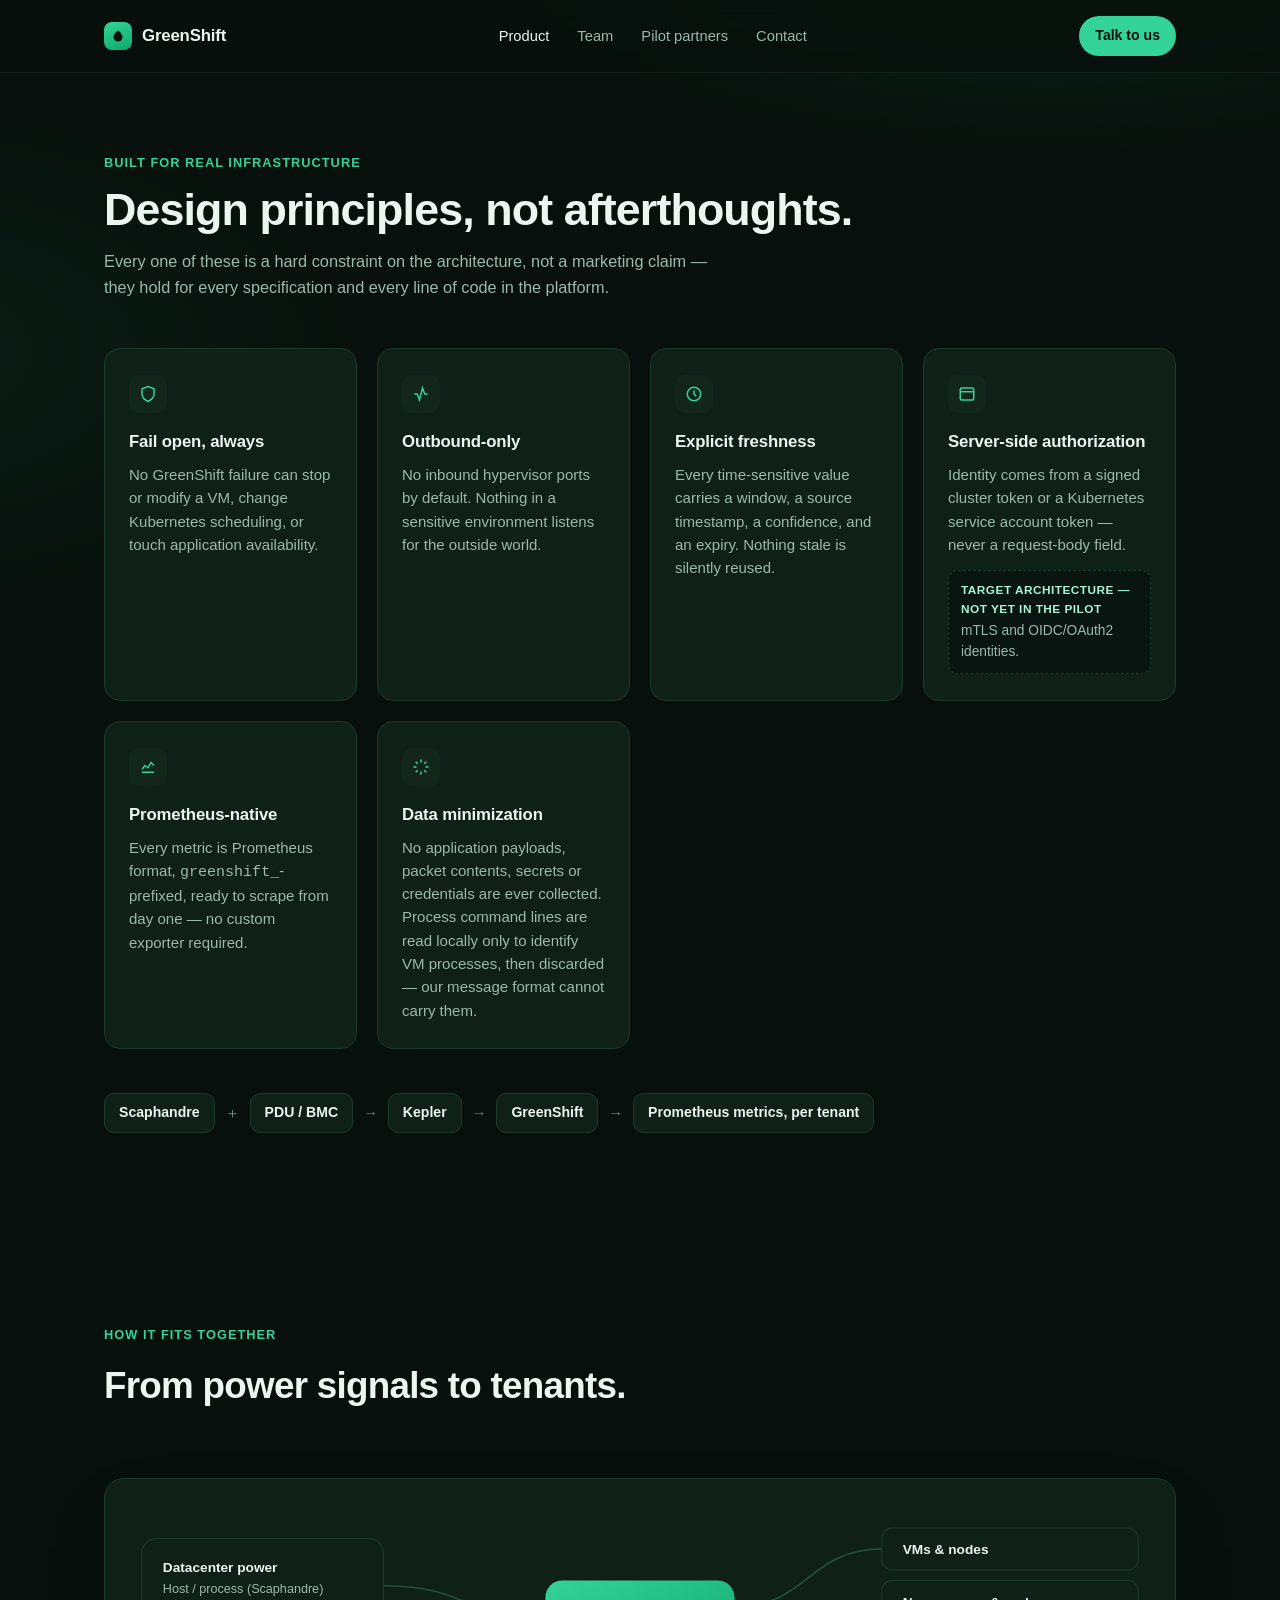
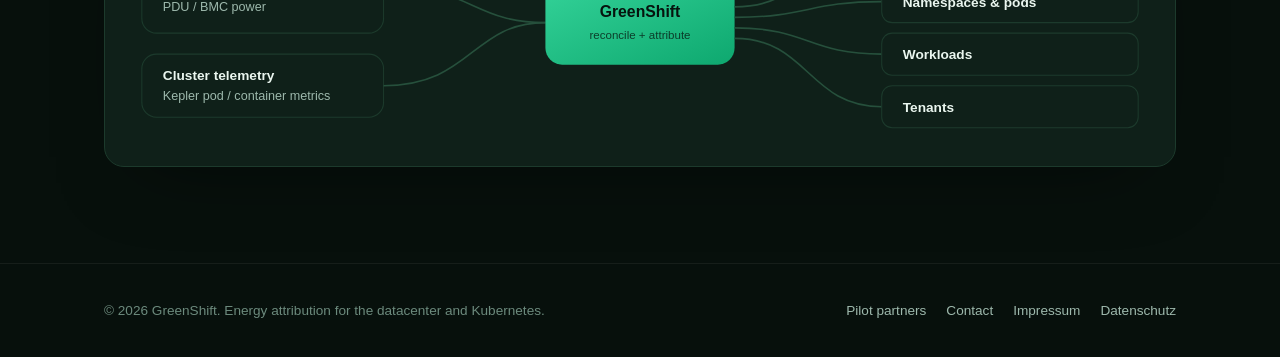
<file: product.html>
<!doctype html>
<html lang="en">
<head>
<meta charset="utf-8">
<meta name="viewport" content="width=device-width, initial-scale=1">
<title>Product — GreenShift</title>
<meta name="description" content="The design principles behind GreenShift: fail open, outbound-only, explicit freshness, server-side authorization, Prometheus-native metrics and data minimization.">
<link rel="icon" href="data:image/svg+xml,%3Csvg xmlns='http://www.w3.org/2000/svg' viewBox='0 0 32 32'%3E%3Crect width='32' height='32' rx='8' fill='%23081410'/%3E%3Cpath d='M16 5c6 4 9 8.5 9 13a9 9 0 1 1-18 0c0-4.5 3-9 9-13Z' fill='%2334d399'/%3E%3C/svg%3E">
<link rel="stylesheet" href="/site.css">
</head>
<body>

<header class="nav" lang="en">
  <div class="nav-inner">
    <a class="brand" href="/">
      <span class="brand-mark">
        <svg viewBox="0 0 32 32" fill="none" aria-hidden="true"><path d="M16 5c6 4 9 8.5 9 13a9 9 0 1 1-18 0c0-4.5 3-9 9-13Z" fill="#06140e"/></svg>
      </span>
      GreenShift
    </a>
    <nav class="nav-links" aria-label="Main">
      <a href="/product" aria-current="page">Product</a>
      <a href="/team">Team</a>
      <a href="/pilot-partners">Pilot partners</a>
      <a href="/contact">Contact</a>
    </nav>
    <a class="nav-cta" href="/contact">Talk to us</a>
  </div>
</header>

<main>
  <section id="product" class="page-top">
    <div class="wrap">
      <div class="kicker">Built for real infrastructure</div>
      <h1>Design principles, not afterthoughts.</h1>
      <p class="section-lead">
        Every one of these is a hard constraint on the architecture, not a
        marketing claim — they hold for every specification and every line
        of code in the platform.
      </p>
      <div class="grid">
        <div class="card">
          <div class="icon">
            <svg width="18" height="18" viewBox="0 0 24 24" fill="none" stroke="currentColor" stroke-width="2"><path d="M12 22s8-4 8-10V5l-8-3-8 3v7c0 6 8 10 8 10Z"/></svg>
          </div>
          <h3>Fail open, always</h3>
          <p>No GreenShift failure can stop or modify a VM, change Kubernetes scheduling, or touch application availability.</p>
        </div>
        <div class="card">
          <div class="icon">
            <svg width="18" height="18" viewBox="0 0 24 24" fill="none" stroke="currentColor" stroke-width="2"><path d="M3 12h4l3 8 4-16 3 8h4"/></svg>
          </div>
          <h3>Outbound-only</h3>
          <p>No inbound hypervisor ports by default. Nothing in a sensitive environment listens for the outside world.</p>
        </div>
        <div class="card">
          <div class="icon">
            <svg width="18" height="18" viewBox="0 0 24 24" fill="none" stroke="currentColor" stroke-width="2"><circle cx="12" cy="12" r="9"/><path d="M12 7v5l3 3"/></svg>
          </div>
          <h3>Explicit freshness</h3>
          <p>Every time-sensitive value carries a window, a source timestamp, a confidence, and an expiry. Nothing stale is silently reused.</p>
        </div>
        <div class="card">
          <div class="icon">
            <svg width="18" height="18" viewBox="0 0 24 24" fill="none" stroke="currentColor" stroke-width="2"><rect x="3" y="4" width="18" height="16" rx="2"/><path d="M3 9h18"/></svg>
          </div>
          <h3>Server-side authorization</h3>
          <p>Identity comes from a signed cluster token or a Kubernetes service account token — never a request-body field.</p>
          <p class="target-note"><strong>Target architecture — not yet in the pilot</strong> mTLS and OIDC/OAuth2 identities.</p>
        </div>
        <div class="card">
          <div class="icon">
            <svg width="18" height="18" viewBox="0 0 24 24" fill="none" stroke="currentColor" stroke-width="2"><path d="M4 19h16M4 15l4-5 4 3 4-7 4 4"/></svg>
          </div>
          <h3>Prometheus-native</h3>
          <p>Every metric is Prometheus format, <code>greenshift_</code>-prefixed, ready to scrape from day one — no custom exporter required.</p>
        </div>
        <div class="card">
          <div class="icon">
            <svg width="18" height="18" viewBox="0 0 24 24" fill="none" stroke="currentColor" stroke-width="2"><path d="M12 2v4M12 18v4M4.9 4.9l2.8 2.8M16.3 16.3l2.8 2.8M2 12h4M18 12h4M4.9 19.1l2.8-2.8M16.3 7.7l2.8-2.8"/></svg>
          </div>
          <h3>Data minimization</h3>
          <p>No application payloads, packet contents, secrets or credentials are ever collected. Process command lines are read locally only to identify VM processes, then discarded — our message format cannot carry them.</p>
        </div>
      </div>

      <div class="flow" style="margin-top:44px;">
        <span class="node">Scaphandre</span><span class="arrow">＋</span><span class="node">PDU / BMC</span>
        <span class="arrow">→</span><span class="node">Kepler</span>
        <span class="arrow">→</span><span class="node">GreenShift</span>
        <span class="arrow">→</span><span class="node">Prometheus metrics, per tenant</span>
      </div>
    </div>
  </section>

  <section id="architecture">
    <div class="wrap">
      <div class="kicker">How it fits together</div>
      <h2>From power signals to tenants.</h2>
    <div class="diagram-wrap">
      <div class="diagram-card">
        <svg viewBox="0 0 980 220" xmlns="http://www.w3.org/2000/svg" role="img" aria-label="Datacenter power signals and Kubernetes telemetry flow into GreenShift, which outputs energy attributed per VM, pod, namespace, and tenant.">
          <defs>
            <linearGradient id="g1" x1="0" y1="0" x2="1" y2="1">
              <stop offset="0" stop-color="#34d399"/>
              <stop offset="1" stop-color="#0ea86f"/>
            </linearGradient>
          </defs>
          <style>
            .lbl{font:600 13px -apple-system,Segoe UI,Roboto,sans-serif;fill:#eaf6ef;}
            .sub{font:12px -apple-system,Segoe UI,Roboto,sans-serif;fill:#9db8ac;}
            .box{fill:#0f2019;stroke:#1c3a2c;stroke-width:1;}
            .flowline{stroke:#26503c;stroke-width:1.5;fill:none;}
          </style>
          <rect x="16" y="30" width="230" height="90" rx="14" class="box"/>
          <text x="36" y="62" class="lbl">Datacenter power</text>
          <text x="36" y="82" class="sub">Host / process (Scaphandre)</text>
          <text x="36" y="99" class="sub">PDU / BMC power</text>

          <rect x="16" y="140" width="230" height="60" rx="14" class="box"/>
          <text x="36" y="165" class="lbl">Cluster telemetry</text>
          <text x="36" y="184" class="sub">Kepler pod / container metrics</text>

          <path class="flowline" d="M246 75 C 330 75, 330 110, 400 110"/>
          <path class="flowline" d="M246 170 C 330 170, 330 110, 400 110"/>

          <rect x="400" y="70" width="180" height="80" rx="16" fill="url(#g1)"/>
          <text x="490" y="105" text-anchor="middle" font-weight="700" font-size="15" fill="#06140e">GreenShift</text>
          <text x="490" y="126" text-anchor="middle" font-size="11" fill="#06140e" opacity="0.75">reconcile + attribute</text>

          <path class="flowline" d="M580 95 C 650 95, 650 40, 720 40"/>
          <path class="flowline" d="M580 105 C 650 105, 650 90, 720 90"/>
          <path class="flowline" d="M580 115 C 650 115, 650 140, 720 140"/>
          <path class="flowline" d="M580 125 C 650 125, 650 190, 720 190"/>

          <rect x="720" y="20" width="244" height="40" rx="10" class="box"/>
          <text x="740" y="45" class="lbl" font-size="12">VMs &amp; nodes</text>
          <rect x="720" y="70" width="244" height="40" rx="10" class="box"/>
          <text x="740" y="95" class="lbl" font-size="12">Namespaces &amp; pods</text>
          <rect x="720" y="120" width="244" height="40" rx="10" class="box"/>
          <text x="740" y="145" class="lbl" font-size="12">Workloads</text>
          <rect x="720" y="170" width="244" height="40" rx="10" class="box"/>
          <text x="740" y="195" class="lbl" font-size="12">Tenants</text>
        </svg>
      </div>
    </div>
    </div>
  </section>
</main>

<footer lang="en">
  <div class="wrap">
    <span>© 2026 GreenShift. Energy attribution for the datacenter and Kubernetes.</span>
    <nav class="footer-links" aria-label="Site">
      <a href="/pilot-partners">Pilot partners</a>
      <a href="/contact">Contact</a>
      <a href="/impressum" lang="de">Impressum</a>
      <a href="/datenschutz" lang="de">Datenschutz</a>
    </nav>
  </div>
</footer>

</body>
</html>
</file>
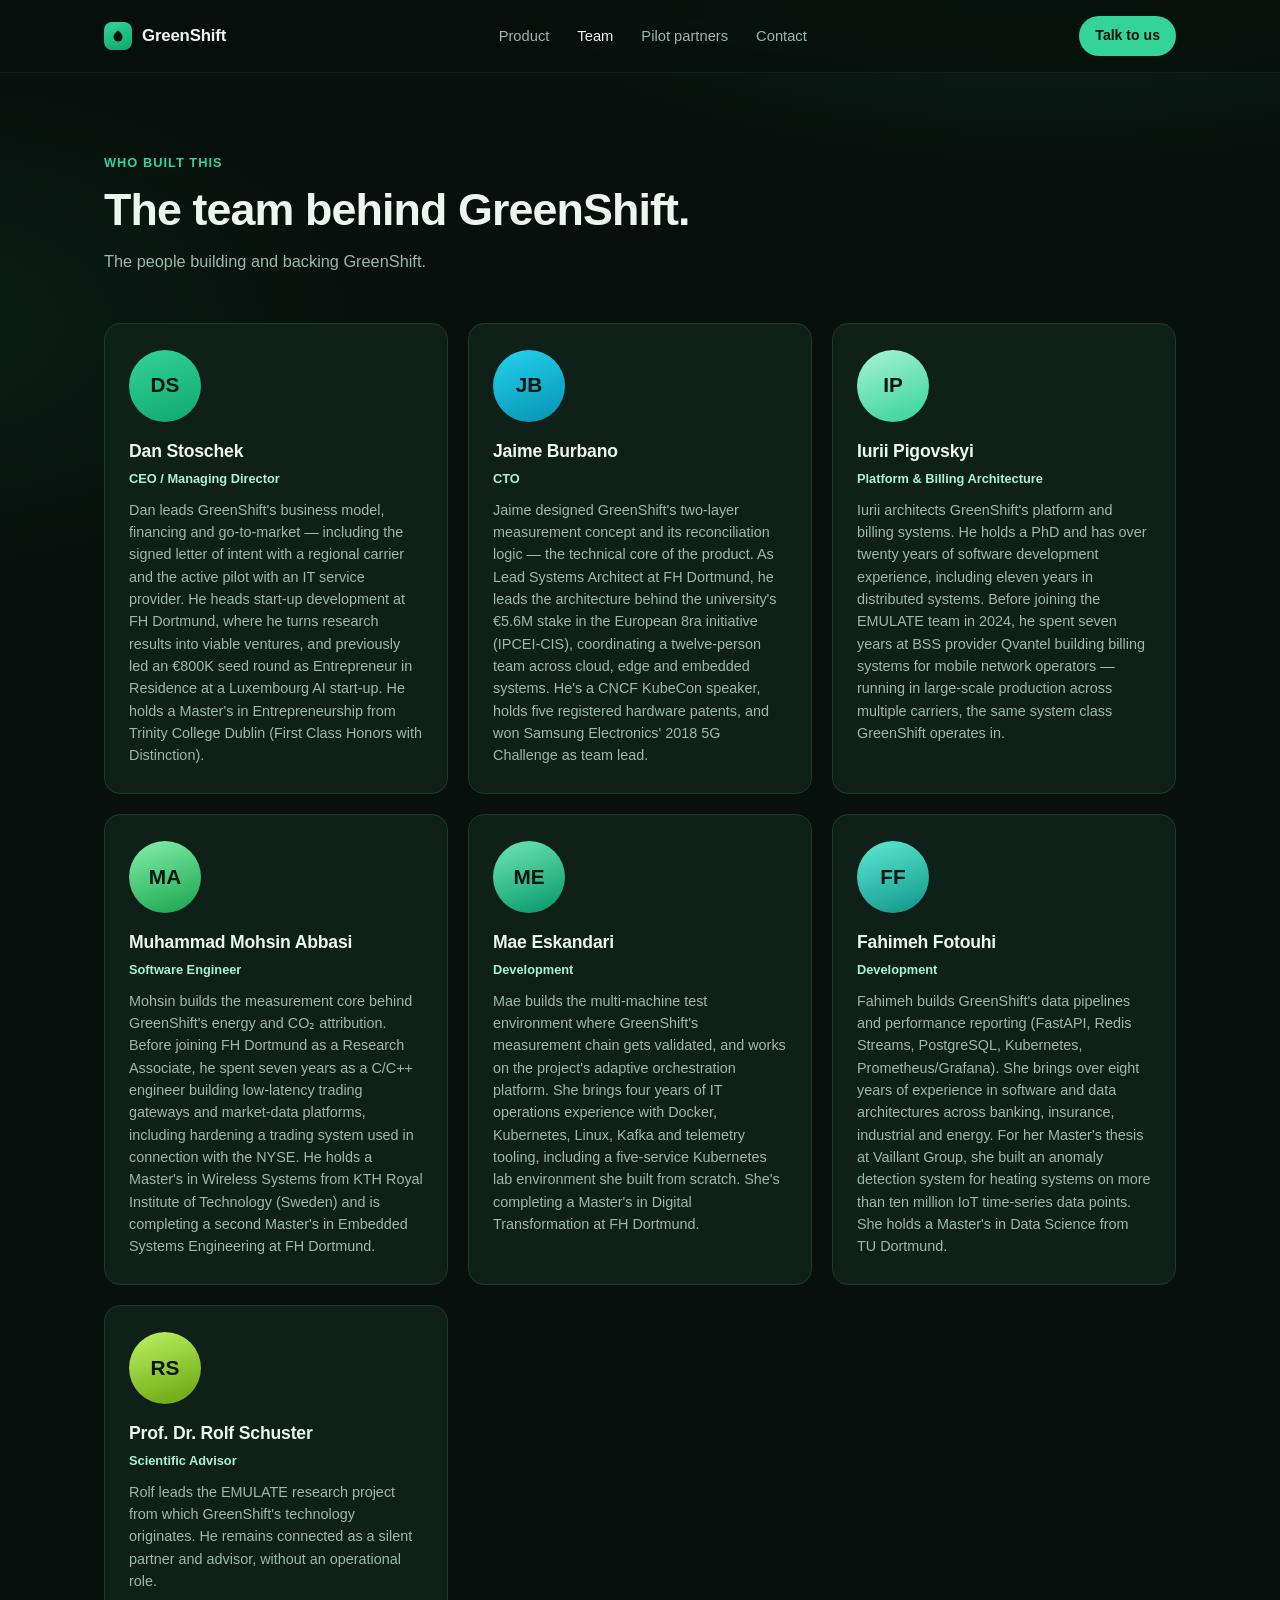
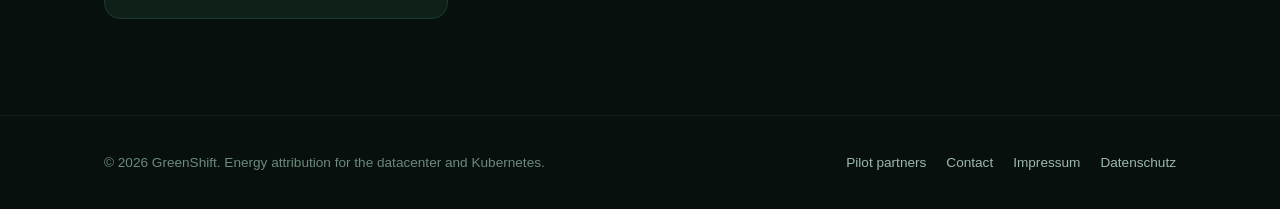
<file: team.html>
<!doctype html>
<html lang="en">
<head>
<meta charset="utf-8">
<meta name="viewport" content="width=device-width, initial-scale=1">
<title>Team — GreenShift</title>
<meta name="description" content="The people building and backing GreenShift.">
<link rel="icon" href="data:image/svg+xml,%3Csvg xmlns='http://www.w3.org/2000/svg' viewBox='0 0 32 32'%3E%3Crect width='32' height='32' rx='8' fill='%23081410'/%3E%3Cpath d='M16 5c6 4 9 8.5 9 13a9 9 0 1 1-18 0c0-4.5 3-9 9-13Z' fill='%2334d399'/%3E%3C/svg%3E">
<link rel="stylesheet" href="/site.css">
</head>
<body>

<header class="nav" lang="en">
  <div class="nav-inner">
    <a class="brand" href="/">
      <span class="brand-mark">
        <svg viewBox="0 0 32 32" fill="none" aria-hidden="true"><path d="M16 5c6 4 9 8.5 9 13a9 9 0 1 1-18 0c0-4.5 3-9 9-13Z" fill="#06140e"/></svg>
      </span>
      GreenShift
    </a>
    <nav class="nav-links" aria-label="Main">
      <a href="/product">Product</a>
      <a href="/team" aria-current="page">Team</a>
      <a href="/pilot-partners">Pilot partners</a>
      <a href="/contact">Contact</a>
    </nav>
    <a class="nav-cta" href="/contact">Talk to us</a>
  </div>
</header>

<main>
  <section id="team" class="page-top">
    <div class="wrap">
      <div class="kicker">Who built this</div>
      <h1>The team behind GreenShift.</h1>
      <p class="section-lead">The people building and backing GreenShift.</p>
      <div class="people">

        <article class="person">
          <div class="avatar" aria-hidden="true" style="background:linear-gradient(160deg,#34d399,#0ea86f);">DS</div>
          <div>
            <h2>Dan Stoschek</h2>
            <p class="role">CEO / Managing Director</p>
            <p class="bio">Dan leads GreenShift's business model, financing and go-to-market — including the signed letter of intent with a regional carrier and the active pilot with an IT service provider. He heads start-up development at FH Dortmund, where he turns research results into viable ventures, and previously led an €800K seed round as Entrepreneur in Residence at a Luxembourg AI start-up. He holds a Master's in Entrepreneurship from Trinity College Dublin (First Class Honors with Distinction).</p>
          </div>
        </article>

        <article class="person">
          <div class="avatar" aria-hidden="true" style="background:linear-gradient(160deg,#22d3ee,#0891b2);">JB</div>
          <div>
            <h2>Jaime Burbano</h2>
            <p class="role">CTO</p>
            <p class="bio">Jaime designed GreenShift's two-layer measurement concept and its reconciliation logic — the technical core of the product. As Lead Systems Architect at FH Dortmund, he leads the architecture behind the university's €5.6M stake in the European 8ra initiative (IPCEI-CIS), coordinating a twelve-person team across cloud, edge and embedded systems. He's a CNCF KubeCon speaker, holds five registered hardware patents, and won Samsung Electronics' 2018 5G Challenge as team lead.</p>
          </div>
        </article>

        <article class="person">
          <div class="avatar" aria-hidden="true" style="background:linear-gradient(160deg,#a7f3d4,#34d399);">IP</div>
          <div>
            <h2>Iurii Pigovskyi</h2>
            <p class="role">Platform &amp; Billing Architecture</p>
            <p class="bio">Iurii architects GreenShift's platform and billing systems. He holds a PhD and has over twenty years of software development experience, including eleven years in distributed systems. Before joining the EMULATE team in 2024, he spent seven years at BSS provider Qvantel building billing systems for mobile network operators — running in large-scale production across multiple carriers, the same system class GreenShift operates in.</p>
          </div>
        </article>

        <article class="person">
          <div class="avatar" aria-hidden="true" style="background:linear-gradient(160deg,#86efac,#16a34a);">MA</div>
          <div>
            <h2>Muhammad Mohsin Abbasi</h2>
            <p class="role">Software Engineer</p>
            <p class="bio">Mohsin builds the measurement core behind GreenShift's energy and CO₂ attribution. Before joining FH Dortmund as a Research Associate, he spent seven years as a C/C++ engineer building low-latency trading gateways and market-data platforms, including hardening a trading system used in connection with the NYSE. He holds a Master's in Wireless Systems from KTH Royal Institute of Technology (Sweden) and is completing a second Master's in Embedded Systems Engineering at FH Dortmund.</p>
          </div>
        </article>

        <article class="person">
          <div class="avatar" aria-hidden="true" style="background:linear-gradient(160deg,#6ee7b7,#059669);">ME</div>
          <div>
            <h2>Mae Eskandari</h2>
            <p class="role">Development</p>
            <p class="bio">Mae builds the multi-machine test environment where GreenShift's measurement chain gets validated, and works on the project's adaptive orchestration platform. She brings four years of IT operations experience with Docker, Kubernetes, Linux, Kafka and telemetry tooling, including a five-service Kubernetes lab environment she built from scratch. She's completing a Master's in Digital Transformation at FH Dortmund.</p>
          </div>
        </article>

        <article class="person">
          <div class="avatar" aria-hidden="true" style="background:linear-gradient(160deg,#5eead4,#0e9488);">FF</div>
          <div>
            <h2>Fahimeh Fotouhi</h2>
            <p class="role">Development</p>
            <p class="bio">Fahimeh builds GreenShift's data pipelines and performance reporting (FastAPI, Redis Streams, PostgreSQL, Kubernetes, Prometheus/Grafana). She brings over eight years of experience in software and data architectures across banking, insurance, industrial and energy. For her Master's thesis at Vaillant Group, she built an anomaly detection system for heating systems on more than ten million IoT time-series data points. She holds a Master's in Data Science from TU Dortmund.</p>
          </div>
        </article>

        <article class="person">
          <div class="avatar" aria-hidden="true" style="background:linear-gradient(160deg,#bef264,#65a30d);">RS</div>
          <div>
            <h2>Prof. Dr. Rolf Schuster</h2>
            <p class="role">Scientific Advisor</p>
            <p class="bio">Rolf leads the EMULATE research project from which GreenShift's technology originates. He remains connected as a silent partner and advisor, without an operational role.</p>
          </div>
        </article>

      </div>
    </div>
  </section>
</main>

<footer lang="en">
  <div class="wrap">
    <span>© 2026 GreenShift. Energy attribution for the datacenter and Kubernetes.</span>
    <nav class="footer-links" aria-label="Site">
      <a href="/pilot-partners">Pilot partners</a>
      <a href="/contact">Contact</a>
      <a href="/impressum" lang="de">Impressum</a>
      <a href="/datenschutz" lang="de">Datenschutz</a>
    </nav>
  </div>
</footer>

</body>
</html>
</file>
<file: site.css>
:root{
  --bg:#07100c;
  --bg-soft:#0c1a14;
  --panel:#0f2019;
  --panel-border:#1c3a2c;
  --text:#eaf6ef;
  --text-dim:#9db8ac;
  --text-faint:#6c8a7d;
  --accent:#34d399;
  --accent-soft:#a7f3d4;
  --accent-dim:#12261c;
  --code-bg:#081511;
  --radius:16px;
  --maxw:1120px;
  font-size:16px;
}
*{box-sizing:border-box;}
html{scroll-behavior:smooth;background:var(--bg);}
body{
  margin:0;
  background:
    radial-gradient(1100px 520px at 82% -8%, rgba(52,211,153,.16), transparent 60%),
    radial-gradient(900px 460px at -10% 18%, rgba(52,211,153,.08), transparent 55%),
    var(--bg);
  color:var(--text);
  font-family:-apple-system,BlinkMacSystemFont,"Segoe UI",Roboto,"Helvetica Neue",Arial,sans-serif;
  line-height:1.55;
  -webkit-font-smoothing:antialiased;
  min-height:100vh;display:flex;flex-direction:column;
}
main{flex:1 0 auto;}
a{color:inherit;}
.wrap{max-width:var(--maxw);margin:0 auto;padding:0 24px;}
section{padding:96px 0;}
section:first-of-type{padding-top:0;}

/* Nav */
header.nav{
  position:sticky;top:0;z-index:50;
  background:rgba(7,16,12,.78);
  backdrop-filter:blur(10px);
  border-bottom:1px solid rgba(255,255,255,.06);
}
.nav-inner{
  max-width:var(--maxw);margin:0 auto;padding:16px 24px;
  display:flex;align-items:center;justify-content:space-between;
}
.brand{display:flex;align-items:center;gap:10px;font-weight:700;font-size:1.05rem;letter-spacing:-0.01em;text-decoration:none;}
.brand-mark{
  width:28px;height:28px;border-radius:8px;
  background:linear-gradient(160deg,var(--accent),#0ea86f);
  display:grid;place-items:center;flex:none;
}
.brand-mark svg{width:16px;height:16px;}
.nav-links{display:flex;gap:28px;font-size:.92rem;color:var(--text-dim);}
.nav-links a{text-decoration:none;transition:color .15s;}
.nav-links a:hover,.nav-links a[aria-current="page"]{color:var(--text);}
.nav-cta{
  font-size:.88rem;font-weight:600;color:#07100c;
  background:var(--accent);padding:9px 16px;border-radius:999px;
  text-decoration:none;white-space:nowrap;
}
.nav-mobile-toggle{display:none;background:none;border:none;color:var(--text);font-size:1.4rem;cursor:pointer;}

/* Hero */
.hero{padding:110px 0 80px;text-align:center;}
.eyebrow{
  display:inline-flex;align-items:center;gap:8px;
  font-size:.8rem;font-weight:600;letter-spacing:.04em;text-transform:uppercase;
  color:var(--accent-soft);background:var(--accent-dim);
  border:1px solid var(--panel-border);
  padding:6px 14px;border-radius:999px;margin-bottom:28px;
}
h1{
  font-size:clamp(2.4rem,5.2vw,3.9rem);
  line-height:1.08;letter-spacing:-0.03em;margin:0 0 22px;
  font-weight:700;
}
h1 .accent{color:var(--accent);}
.hero p.lead{
  max-width:640px;margin:0 auto 40px;
  font-size:1.15rem;color:var(--text-dim);
}
.hero-ctas{display:flex;gap:14px;justify-content:center;flex-wrap:wrap;}
.btn{
  display:inline-flex;align-items:center;gap:8px;
  padding:13px 24px;border-radius:12px;font-weight:600;font-size:.95rem;
  text-decoration:none;transition:transform .15s, box-shadow .15s, background .15s;
  border:1px solid transparent;
}
.btn:hover{transform:translateY(-1px);}
.btn-primary{background:var(--accent);color:#06140e;box-shadow:0 8px 30px -8px rgba(52,211,153,.55);}
.btn-primary:hover{box-shadow:0 12px 34px -6px rgba(52,211,153,.7);}
.btn-ghost{background:rgba(255,255,255,.04);color:var(--text);border-color:var(--panel-border);}
.btn-ghost:hover{background:rgba(255,255,255,.08);}

/* Diagram */
.diagram-wrap{margin-top:64px;}
.diagram-card{
  background:var(--panel);border:1px solid var(--panel-border);
  border-radius:20px;padding:28px 20px;
  box-shadow:0 30px 80px -40px rgba(0,0,0,.6);
}
.diagram-card svg{width:100%;height:auto;display:block;}

/* Section headers */
.kicker{
  font-size:.8rem;font-weight:700;letter-spacing:.08em;text-transform:uppercase;
  color:var(--accent);margin-bottom:12px;
}
h2{font-size:clamp(1.7rem,3vw,2.3rem);letter-spacing:-0.02em;margin:0 0 16px;}
.section-lead{color:var(--text-dim);max-width:620px;font-size:1.02rem;margin-bottom:48px;}

/* Features grid */
.grid{display:grid;grid-template-columns:repeat(auto-fit,minmax(250px,1fr));gap:20px;}
.card{
  background:var(--panel);border:1px solid var(--panel-border);
  border-radius:var(--radius);padding:26px 24px;
}
.card .icon{
  width:38px;height:38px;border-radius:10px;background:var(--accent-dim);
  display:grid;place-items:center;margin-bottom:16px;color:var(--accent);
}
.card h3{font-size:1.05rem;margin:0 0 8px;letter-spacing:-0.01em;}
.card p{margin:0;color:var(--text-dim);font-size:.94rem;}

/* Flow strip */
.flow{display:flex;align-items:center;gap:10px;flex-wrap:wrap;color:var(--text-dim);font-size:.92rem;margin-top:6px;}
.flow .node{
  background:var(--panel);border:1px solid var(--panel-border);border-radius:10px;
  padding:8px 14px;color:var(--text);font-weight:600;font-size:.88rem;
}
.flow .arrow{color:var(--text-faint);}

/* Team */
.team-grid{display:grid;grid-template-columns:repeat(auto-fit,minmax(220px,1fr));gap:20px;}
.person{
  background:var(--panel);border:1px solid var(--panel-border);border-radius:var(--radius);
  padding:22px;display:flex;gap:14px;align-items:flex-start;
}
.avatar{
  width:44px;height:44px;border-radius:50%;flex:none;
  display:grid;place-items:center;font-weight:700;font-size:.9rem;color:#06140e;
}
.person h4{margin:0 0 3px;font-size:.98rem;}
.person .role{color:var(--accent-soft);font-size:.8rem;font-weight:600;margin-bottom:6px;}
.person p{margin:0;color:var(--text-dim);font-size:.85rem;}

/* Install */
.install-panel{
  background:var(--panel);border:1px solid var(--panel-border);border-radius:20px;
  padding:8px;overflow:hidden;
}
.install-tabs{display:flex;gap:4px;padding:10px 10px 0;}
.install-tab{
  padding:9px 16px;font-size:.85rem;border-radius:10px 10px 0 0;color:var(--text-dim);
  background:transparent;border:none;cursor:pointer;font-family:inherit;
}
.install-tab.active{background:var(--code-bg);color:var(--text);font-weight:600;}
pre.code{
  margin:0;background:var(--code-bg);border-radius:14px;padding:22px 22px;
  overflow-x:auto;font-size:.86rem;line-height:1.7;
  font-family:ui-monospace,SFMono-Regular,Menlo,Consolas,monospace;
}
pre.code .c{color:var(--text-faint);}
pre.code .s{color:var(--accent-soft);}
.install-note{
  display:flex;gap:10px;align-items:flex-start;
  background:var(--accent-dim);border:1px solid var(--panel-border);
  border-radius:14px;padding:16px 18px;margin-top:20px;font-size:.9rem;color:var(--text-dim);
}
.install-note svg{flex:none;color:var(--accent);margin-top:2px;}
.install-note strong{color:var(--text);}

/* Contact */
.contact-card{
  background:linear-gradient(155deg, var(--panel), var(--bg-soft));
  border:1px solid var(--panel-border);border-radius:24px;
  padding:48px;display:flex;gap:32px;align-items:center;flex-wrap:wrap;
  justify-content:space-between;
}
.contact-left h2{margin-bottom:10px;}
.contact-left p{color:var(--text-dim);max-width:440px;margin:0;}
.contact-person{display:flex;align-items:center;gap:16px;}
.contact-person .avatar{width:56px;height:56px;font-size:1.1rem;}
.contact-person .name{font-weight:700;font-size:1.05rem;}
.contact-person .title{color:var(--text-dim);font-size:.86rem;margin-bottom:8px;}

footer{border-top:1px solid rgba(255,255,255,.06);padding:36px 0;color:var(--text-faint);font-size:.85rem;}
footer .wrap{display:flex;justify-content:space-between;flex-wrap:wrap;gap:12px;}
.footer-links{display:flex;flex-wrap:wrap;gap:6px 20px;}
.footer-links a{color:var(--text-dim);text-decoration:none;}
.footer-links a:hover{color:var(--text);text-decoration:underline;}

/* Proof points */
.proof{
  list-style:none;margin:56px auto 0;padding:0;max-width:980px;
  display:grid;grid-template-columns:repeat(auto-fit,minmax(240px,1fr));gap:14px;text-align:left;
}
.proof li{
  background:var(--panel);border:1px solid var(--panel-border);border-radius:14px;
  padding:16px 18px 16px 44px;position:relative;font-size:.92rem;color:var(--text-dim);
}
.proof li::before{
  content:"";position:absolute;left:18px;top:21px;width:10px;height:10px;border-radius:50%;
  background:var(--accent);box-shadow:0 0 0 4px var(--accent-dim);
}

/* Inner pages */
section.page-top{padding-top:80px;}
section.hero{padding-top:56px;}
.page-top h1{font-size:clamp(2rem,4vw,2.8rem);letter-spacing:-0.02em;margin:0 0 16px;}
.prose > *{max-width:760px;}
.prose h2{margin-top:0;}
.prose h3{font-size:1.25rem;letter-spacing:-0.01em;margin:40px 0 10px;}
.prose p{color:var(--text-dim);font-size:1.02rem;margin:0 0 16px;}
.prose p strong{color:var(--text);}
.regulatory{
  border-left:3px solid var(--accent);padding:4px 0 4px 16px;margin-top:28px;
}
.text-link{color:var(--accent);font-weight:600;text-decoration:none;}
.text-link:hover{text-decoration:underline;}
.target-note{
  margin:14px 0 0;padding:10px 12px;border-radius:10px;
  border:1px dashed var(--panel-border);background:var(--code-bg);
  font-size:.86rem;color:var(--text-dim);
}
.target-note strong{display:block;color:var(--accent-soft);font-size:.74rem;letter-spacing:.04em;text-transform:uppercase;margin-bottom:2px;}
.card p.target-note{margin-top:14px;font-size:.86rem;}
.install-panel + .install-panel,.install-panel + .section-lead,.section-lead + .install-panel{margin-top:20px;}

/* Team page */
.people{display:grid;grid-template-columns:repeat(auto-fit,minmax(300px,1fr));gap:20px;}
.people .person{flex-direction:column;gap:16px;padding:26px 24px;}
.people .avatar{width:72px;height:72px;font-size:1.3rem;}
.people .person h2{font-size:1.1rem;margin:0 0 4px;letter-spacing:-0.01em;}
.people .person p.role{margin:0 0 10px;}
.people .person p.bio{font-size:.9rem;}

/* Contact form */
.contact-form{display:grid;gap:18px;max-width:640px;margin-top:8px;}
.field{display:grid;gap:6px;}
.field label{font-size:.9rem;font-weight:600;}
.field .opt{color:var(--text-faint);font-weight:400;}
.field input,.field select,.field textarea{
  font:inherit;font-size:.95rem;color:var(--text);
  background:var(--code-bg);border:1px solid var(--panel-border);border-radius:10px;
  padding:11px 13px;width:100%;
}
.field textarea{min-height:160px;resize:vertical;}
.field input:focus,.field select:focus,.field textarea:focus{outline:2px solid var(--accent);outline-offset:1px;}
.contact-form .btn{justify-self:start;cursor:pointer;font-family:inherit;}
.form-note{font-size:.88rem;color:var(--text-dim);margin:0;}
.form-note a{color:var(--accent-soft);}

/* Legal pages */
.legal p{margin:0 0 14px;}
.legal address{font-style:normal;color:var(--text-dim);line-height:1.8;margin-bottom:16px;}
.legal a{color:var(--accent-soft);}

@media (max-width:760px){
  .nav-inner{flex-wrap:wrap;row-gap:10px;padding:12px 16px;}
  .nav-links{order:3;width:100%;gap:18px;overflow-x:auto;font-size:.88rem;}
  .nav-cta{padding:7px 14px;}
  .wrap{padding:0 16px;}
  section{padding:64px 0;}
  .hero{padding:40px 0 56px;}
  section.hero{padding-top:32px;}
  .eyebrow{margin-bottom:18px;}
  .hero p.lead{font-size:1.02rem;margin-bottom:28px;}
  section.page-top{padding-top:48px;}
  .hero h1{font-size:clamp(1.9rem,8.6vw,2.4rem);}
  .contact-card{padding:32px;flex-direction:column;align-items:flex-start;}
}
</file>
